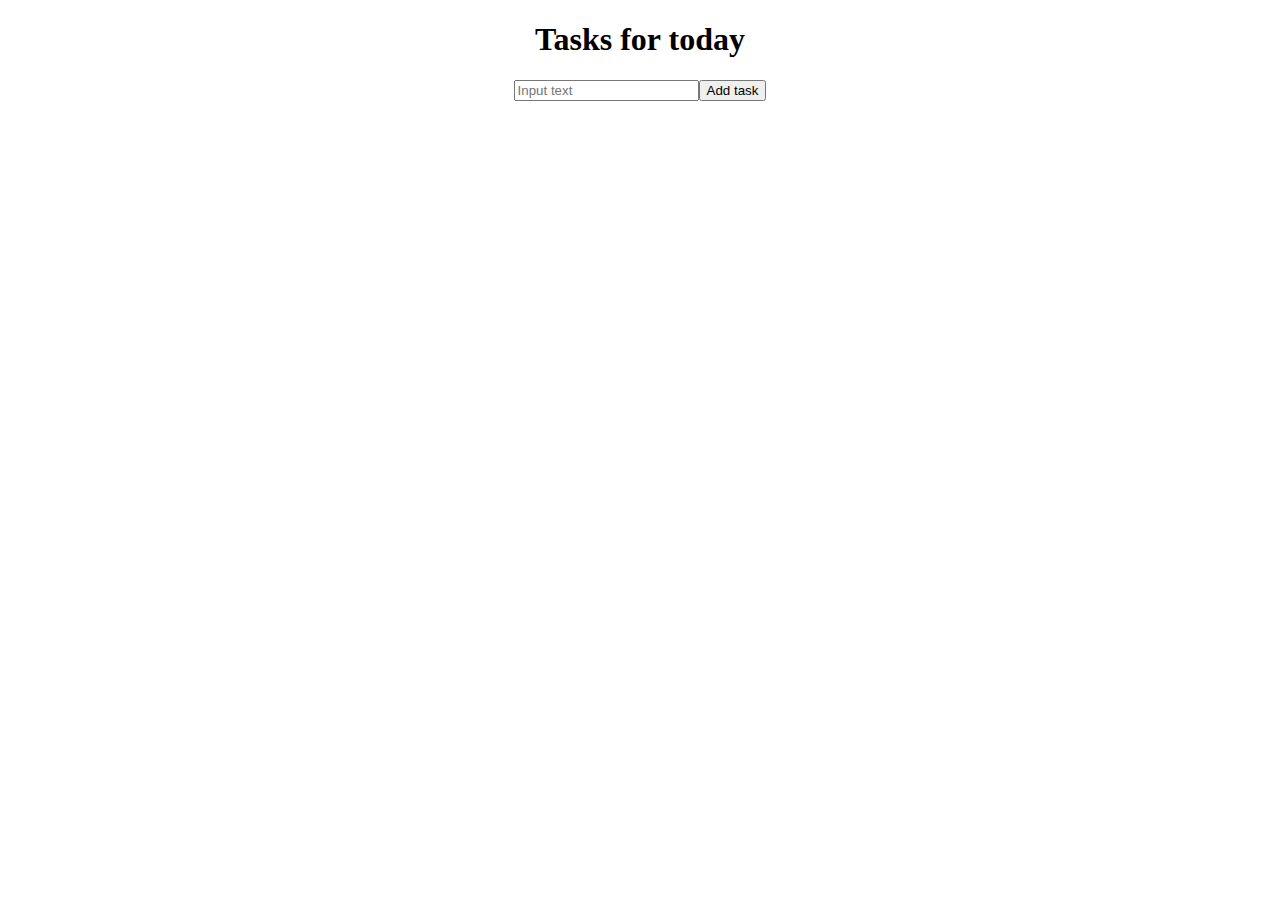
<file: Day 11/index.html>
<!DOCTYPE html>
<html lang="en">
<head>
    <meta charset="UTF-8">
    <meta http-equiv="X-UA-Compatible" content="IE=edge">
    <meta name="viewport" content="width=device-width, initial-scale=1.0">
    <title>Day 11 | To Do List + PHP</title>
    <link rel="stylesheet" href="style.css">
</head>
<body>
    <div class="wrapper">
        <h1>Tasks for today</h1>

        <form class="taskCreation" name="taskCreation" action="http://web.local$api-name=todolist" method="post">
            <input name="taskName" type="text" placeholder="Input text" id="newTask" autocomplete="off" />
            <!-- <input name="taskId" type="hidden" id="saveIndex"/> -->
            <button id="addTask" type="submit">Add task</button>
            <button id="saveToDo" style="display: none;">Save task</button>
        </form>

        <!-- Local storage js  -->

        <!-- <div class="taskCreation">
            <input type="text" placeholder="Input text" id="newTask" autocomplete="off"/>
            <input type="hidden" id="saveIndex"/>
            <button id="addTask">Add task</button>
            <button id="saveToDo" style="display: none;">Save task</button>
        </div> -->
        <div class="tasks" id="taskBox">
            <!-- <div class="newTask">Test task</div>
            <button id="modifyTask" >Modify</button>
            <button id="deleteTask" >Delete</button> -->
        </div>
    </div>
</body>
<!-- <script src="script.js"></script> -->
</html>
</file>
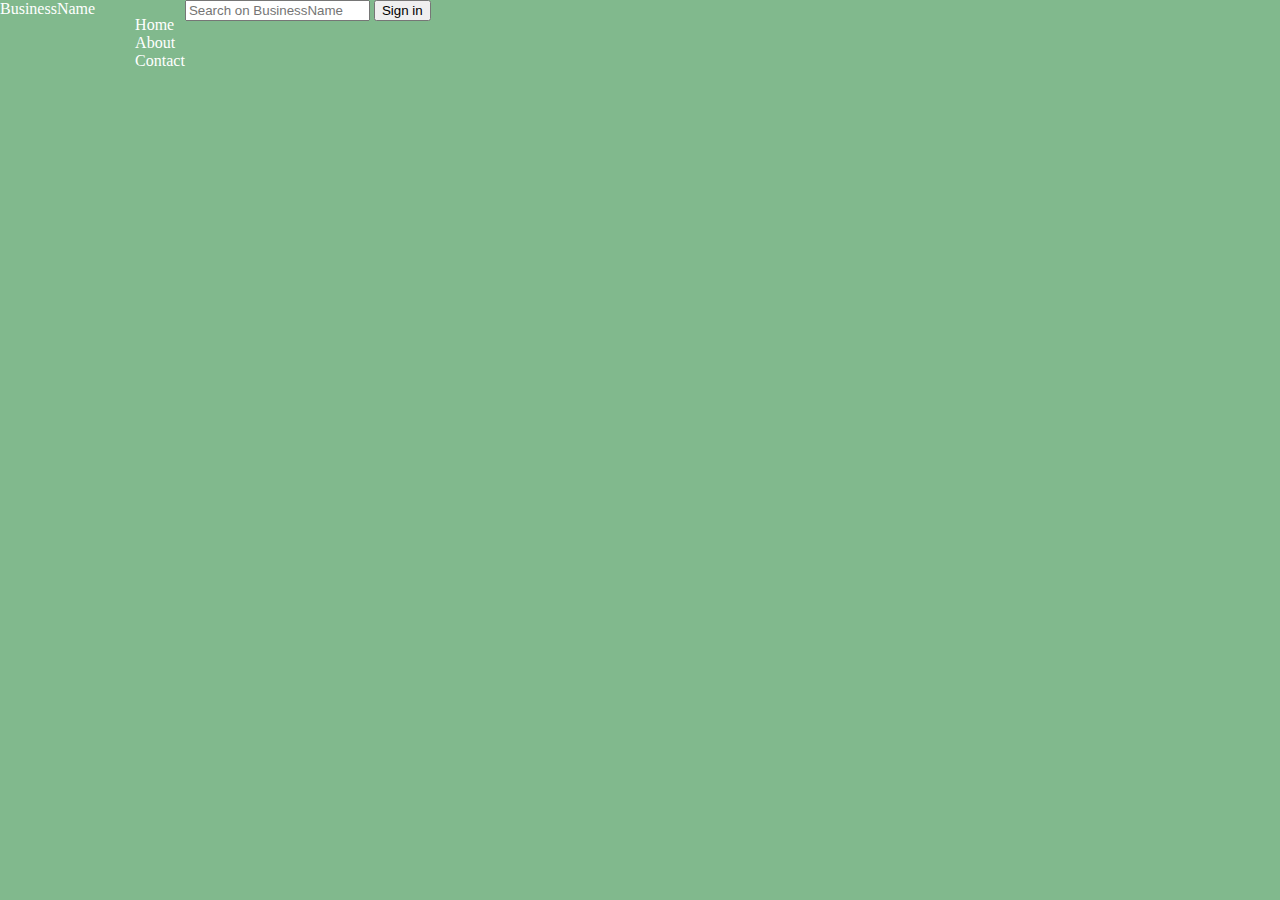
<file: Day 2/index.html>
<!DOCTYPE html>
<html>

<head>
    <link href="style.css" rel="stylesheet">
    <title>Day 1</title>
</head>
<body>
    <div class="top-navigation">
        <a href="" class="BusinessName">BusinessName</a>
        <ul>
            <li><a href="" class="">Home</a></li>
            <li><a href="" class="">About</a></li>
            <li><a href="" class="">Contact</a></li>
        </ul>
        <form>
            <input type="text" placeholder="Search on BusinessName">
            <button>Sign in</button>
        </form>
    </div>
    <div class="content-wrapper">
        <!-- <div class="content-text">
            <h1>Learn HTML by replicating this design</h1>
            <p>Use tags in order to struture </p>
            <p>Start now</p>
        </div>
        <div class="content-img">

        </div> -->

        <!-- <div class="card">
            <img src="">
            <div class="card-content">
                <h4>Title</h4>
                <p>This pahrameter</p>
                <button type="button">
                    Learn
                </button>
            </div>
        </div>

        <div class="card">
            <img src="">
            <div class="card-content">
                <h4>Title</h4>
                <p>This pahrameter</p>
                <button type="button">
                    Learn
                </button>
            </div>
        </div>

        <div class="card">
            <img src="">
            <div class="card-content">
                <h4>Title</h4>
                <p>This pahrameter</p>
                <button type="button">
                    Learn
                </button>
            </div>
        </div>

        <div class="card">
            <img src="">
            <div class="card-content">
                <h4>Title</h4>
                <p>This pahrameter</p>
                <button type="button">
                    Learn
                </button>
            </div>
        </div>

        <div class="card">
            <img src="">
            <div class="card-content">
                <h4>Title</h4>
                <p>This pahrameter</p>
                <button type="button">
                    Learn
                </button>
            </div>
        </div>

        <div class="card">
            <img src="">
            <div class="card-content">
                <h4>Title</h4>
                <p>This pahrameter</p>
                <button type="button">
                    Learn
                </button>
            </div>
        </div> -->
    </div>
    
</body>



</html>
</file>
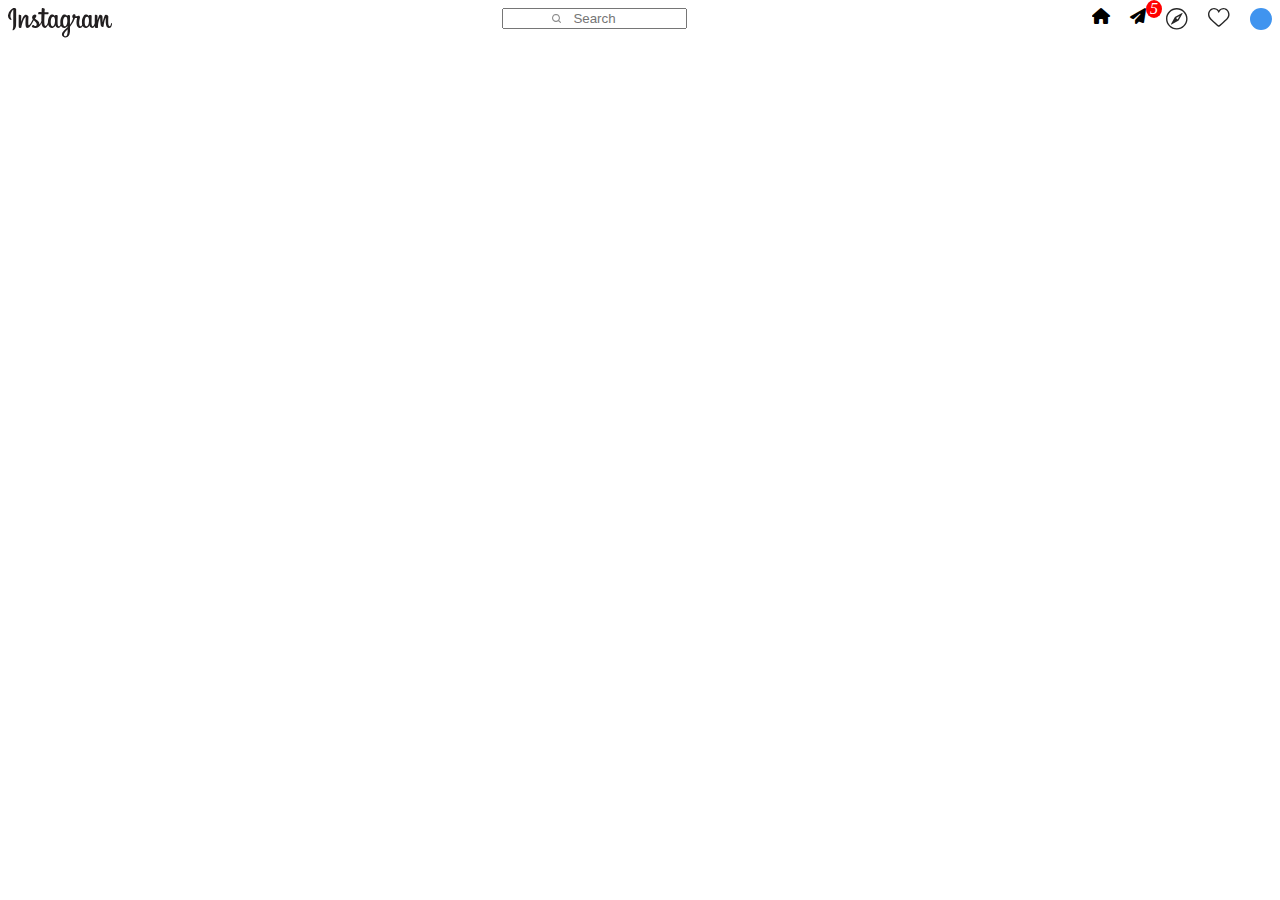
<file: Day 3/index.html>
<!DOCTYPE html>
<html lang="en">
<head>
    <meta charset="UTF-8">
    <meta http-equiv="X-UA-Compatible" content="IE=edge">
    <meta name="viewport" content="width=device-width, initial-scale=1.0">
    <title>Day 3</title>
    <link rel="stylesheet" href="style.css">
    <link rel="stylesheet" href="https://cdnjs.cloudflare.com/ajax/libs/font-awesome/6.1.2/css/all.min.css">
</head>
<body>
    <nav>
        <div class="wrapper">
            <img src="igicons/ig.svg">
            <form>
                <input name="search" type="input" placeholder="Search" class="search"></input>
            </form>
            <i class="icons">
                <!-- <svg width="22" height="22" viewBox="0 0 22 22" fill="none" xmlns="http://www.w3.org/2000/svg">
                    <path d="M21.2126 22H13.8863C13.5033 22 13.1681 21.6795 13.1681 21.3132V15.6816C13.1681 14.4912 12.2104 13.5754 10.9654 13.5754C9.72044 13.5754 8.76276 14.4912 8.76276 15.6816V21.3132C8.76276 21.6795 8.42757 22 8.0445 22H0.718259C0.335187 22 0 21.6795 0 21.3132V10.5536C0 10.3704 0.0957678 10.1873 0.191536 10.0499L10.4866 0.206035C10.7739 -0.0686785 11.2048 -0.0686785 11.4921 0.206035L21.7872 10.0499C21.9787 10.2331 22.0745 10.5536 21.9308 10.7825C21.9308 10.8283 21.883 10.8283 21.883 10.8741V21.3132C21.9308 21.6795 21.5956 22 21.2126 22ZM14.6046 20.6264H20.4943V10.7367L11.0133 1.67118L1.43652 10.8283V20.6264H7.32624V15.6816C7.32624 13.7128 8.90641 12.2019 10.9654 12.2019C13.0244 12.2019 14.6046 13.7128 14.6046 15.6816V20.6264Z" fill="#262626"/>
                </svg>     -->
                <i class="fa-solid fa-house"></i>
                <div class="messages">
                    <!-- <svg width="22" height="19" viewBox="0 0 22 19" fill="none" xmlns="http://www.w3.org/2000/svg">
                        <path d="M21.0766 0H0.451594C0.0390941 0 -0.144239 0.504167 0.130761 0.779167L7.46409 8.02083L9.98493 18.4708C10.0766 18.8833 10.6266 18.9292 10.8099 18.6083L21.4891 0.6875C21.6724 0.366667 21.4433 0 21.0766 0ZM2.69743 1.375H18.0516L8.51826 6.64583C8.33493 6.7375 8.10576 6.69167 7.96826 6.55417L2.69743 1.375ZM10.8099 15.95L8.97659 8.34167C8.93076 8.15833 9.02243 7.92917 9.20576 7.8375L18.7849 2.52083L10.8099 15.95Z" fill="#262626"/>
                    </svg> -->
                    <i class="fa-solid fa-paper-plane"></i>
                </div>

                <svg width="22" height="22" viewBox="0 0 22 22" fill="none" xmlns="http://www.w3.org/2000/svg">
                    <path fill-rule="evenodd" clip-rule="evenodd" d="M10.7708 0C16.7292 0 21.5417 4.8125 21.5417 10.7708C21.5417 16.7292 16.7292 21.5417 10.7708 21.5417C4.8125 21.5417 0 16.7292 0 10.7708C0 4.8125 4.8125 0 10.7708 0ZM10.7708 20.1667C15.95 20.1667 20.1667 15.95 20.1667 10.7708C20.1667 5.59167 15.95 1.375 10.7708 1.375C5.59167 1.375 1.375 5.59167 1.375 10.7708C1.375 15.95 5.59167 20.1667 10.7708 20.1667ZM8.75417 9.30417C8.89167 9.075 9.075 8.89167 9.30417 8.75417L16.0875 5.04167C16.225 4.99583 16.3625 4.99583 16.4542 5.0875C16.5458 5.17917 16.5917 5.31667 16.5 5.45417L12.7875 12.2375C12.65 12.4667 12.4667 12.65 12.2375 12.7875L5.45417 16.5C5.31667 16.5458 5.17917 16.5458 5.0875 16.4542C4.99583 16.3625 4.95 16.225 5.04167 16.0875L8.75417 9.30417ZM11.5958 11.5958L13.5667 8.02083L9.99167 9.99167L11.5958 11.5958Z" fill="#262626"/>
                </svg>

                <svg width="22" height="19" viewBox="0 0 22 19" fill="none" xmlns="http://www.w3.org/2000/svg">
                    <path fill-rule="evenodd" clip-rule="evenodd" d="M15.4917 0C12.2375 0 10.7708 2.42917 10.7708 2.42917C10.7708 2.42917 9.30417 0 6.05 0C2.70417 0 0 2.93333 0 6.55417C0 10.175 2.79583 12.2375 5.59167 14.7125C9.80833 18.4708 10.0833 18.7917 10.7708 18.7917C11.4583 18.7917 11.7333 18.4708 15.95 14.7125C18.7917 12.1917 21.5417 10.1292 21.5417 6.55417C21.5417 2.93333 18.8375 0 15.4917 0ZM15.0333 13.6583C12.5583 15.8583 11.2292 17.0958 10.7708 17.3708C10.3125 17.05 8.6625 15.5833 6.50833 13.6583C3.9875 11.4125 1.375 9.53333 1.375 6.50833C1.375 3.66667 3.48333 1.32917 6.05 1.32917C7.92917 1.32917 8.9375 2.24583 9.67083 3.25417C11.3208 5.59167 10.2208 5.59167 11.8708 3.25417C12.6042 2.24583 13.6125 1.32917 15.4917 1.32917C18.0583 1.32917 20.1667 3.66667 20.1667 6.50833C20.1667 9.57917 17.5542 11.4583 15.0333 13.6583Z" fill="#262626"/>
                </svg>
                    
                <svg width="22" height="22" viewBox="0 0 22 22" fill="none" xmlns="http://www.w3.org/2000/svg">
                    <circle cx="11" cy="11" r="11" fill="#4094EF"/>
                </svg>
            </i>
            
        </div>
    </nav>
</body>
</html>
</file>
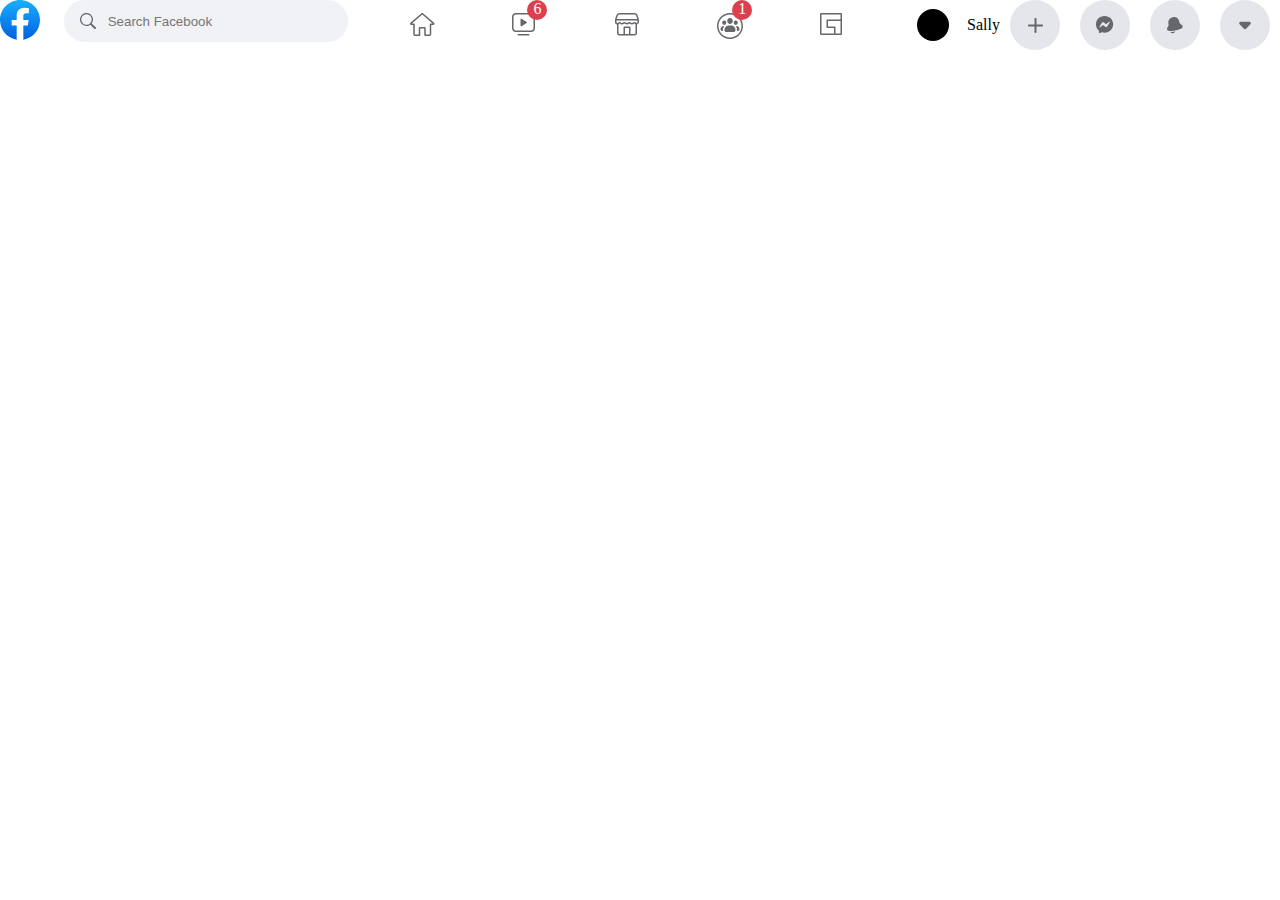
<file: Day 4/index.html>
<!DOCTYPE html>
<html lang="en">
<head>
    <meta charset="UTF-8">
    <meta http-equiv="X-UA-Compatible" content="IE=edge">
    <meta name="viewport" content="width=device-width, initial-scale=1.0">
    <title>Day 4</title>
    <link rel="stylesheet" href="style.css">
</head>
<body>
    <div class="wrapper-navigation">
        <nav class="">
            <a href="">
                <svg width="40" height="40" viewBox="0 0 40 40" fill="none" xmlns="http://www.w3.org/2000/svg">
                    <path d="M16.6667 39.7778C7.22222 38.1111 0 29.8889 0 20C0 9 9 0 20 0C31 0 40 9 40 20C40 29.8889 32.7778 38.1111 23.3333 39.7778L22.2222 38.8889H17.7778L16.6667 39.7778Z" fill="url(#paint0_linear_1_34)"/>
                    <path d="M27.7778 25.5555L28.6667 20H23.3334V16.1111C23.3334 14.5555 23.8889 13.3333 26.3334 13.3333H28.8889V8.22222C27.4445 7.99999 25.8889 7.77777 24.4445 7.77777C19.8889 7.77777 16.6667 10.5555 16.6667 15.5555V20H11.6667V25.5555H16.6667V39.6667C17.7778 39.8889 18.8889 40 20 40C21.1111 40 22.2222 39.8889 23.3334 39.6667V25.5555H27.7778Z" fill="white"/>
                    <defs>
                    <linearGradient id="paint0_linear_1_34" x1="20" y1="38.6156" x2="20" y2="0" gradientUnits="userSpaceOnUse">
                    <stop stop-color="#0062E0"/>
                    <stop offset="1" stop-color="#19AFFF"/>
                    </linearGradient>
                    </defs>
                </svg>
            </a>

            <form>
                <input name="search" type="input" placeholder="Search Facebook" class="search"/>
            </form>

            <div class="mid-icons">
                <a href="" class="">
                    <svg width="25" height="23" viewBox="0 0 25 23" fill="none" xmlns="http://www.w3.org/2000/svg">
                        <path d="M15.7511 21.458H19.5011C19.6371 21.458 19.7511 21.343 19.7511 21.208V11.458C19.7511 10.906 20.2001 10.458 20.7511 10.458H22.5811L12.2681 1.525L1.92309 10.458H3.75109C4.30309 10.458 4.75109 10.906 4.75109 11.458V21.208C4.75109 21.343 4.86609 21.458 5.00109 21.458H8.75109V15.208C8.75109 14.519 9.31209 13.958 10.0011 13.958H14.5011C15.1901 13.958 15.7511 14.519 15.7511 15.208V21.458ZM19.5011 22.958H15.2511C14.6991 22.958 14.2511 22.51 14.2511 21.958V15.806C14.2511 15.614 14.0951 15.458 13.9031 15.458H10.5991C10.4071 15.458 10.2511 15.614 10.2511 15.806V21.958C10.2511 22.51 9.80309 22.958 9.25109 22.958H5.00109C4.03509 22.958 3.25109 22.174 3.25109 21.208V11.958H1.32009C0.818092 11.958 0.330092 11.694 0.119092 11.238C-0.118908 10.724 0.0080924 10.137 0.426092 9.769L11.2521 0.391C11.4991 0.154 11.8591 0.006 12.2401 0C12.6431 0.006 13.0041 0.154 13.2781 0.416L24.0721 9.765C24.0741 9.767 24.0751 9.768 24.0761 9.769C24.4951 10.137 24.6221 10.724 24.3841 11.238C24.1721 11.694 23.6851 11.958 23.1821 11.958H21.2511V21.208C21.2511 22.174 20.4681 22.958 19.5011 22.958Z" fill="#66676B"/>
                    </svg>
                </a>
                <a href="" class="videos">
                    <svg width="23" height="23" viewBox="0 0 23 23" fill="none" xmlns="http://www.w3.org/2000/svg">
                        <path d="M6.25 22.5C5.836 22.5 5.5 22.164 5.5 21.75C5.5 21.336 5.836 21 6.25 21H16.75C17.164 21 17.5 21.336 17.5 21.75C17.5 22.164 17.164 22.5 16.75 22.5H6.25ZM14.663 10.096L9.555 13.173C9.091 13.452 8.5 13.119 8.5 12.577V6.422C8.5 5.881 9.091 5.547 9.555 5.826L14.663 8.904C15.112 9.174 15.112 9.825 14.663 10.096ZM19.25 17.5C20.492 17.5 21.5 16.492 21.5 15.25V3.75C21.5 2.508 20.492 1.5 19.25 1.5H3.75C2.508 1.5 1.5 2.508 1.5 3.75V15.25C1.5 16.492 2.508 17.5 3.75 17.5H19.25ZM19.25 19H3.75C1.679 19 0 17.321 0 15.25V3.75C0 1.679 1.679 0 3.75 0H19.25C21.321 0 23 1.679 23 3.75V15.25C23 17.321 21.321 19 19.25 19Z" fill="#66676B"/>
                    </svg>  
                </a>
                <a href="" class="">
                    <svg width="24" height="23" viewBox="0 0 24 23" fill="none" xmlns="http://www.w3.org/2000/svg">
                        <path d="M15.5 21H19.75C20.164 21 20.5 20.664 20.5 20.25V11.25H20.531C20.364 11.167 20.206 11.065 20.061 10.944L19.66 10.609C19.567 10.533 19.433 10.533 19.34 10.61L19.176 10.747C18.591 11.233 17.855 11.5 17.095 11.5H16.869C16.114 11.5 15.382 11.237 14.8 10.756L14.616 10.604C14.523 10.528 14.39 10.528 14.298 10.604L14.113 10.757C13.53 11.237 12.798 11.5 12.044 11.5H11.907C11.162 11.5 10.439 11.244 9.861 10.775L9.645 10.6C9.552 10.525 9.419 10.526 9.328 10.602L9.155 10.747C8.57 11.234 7.834 11.5 7.074 11.5H6.896C6.143 11.5 5.414 11.239 4.832 10.761L4.638 10.601C4.545 10.525 4.413 10.525 4.32 10.601L3.849 10.989C3.726 11.09 3.592 11.178 3.452 11.25H3.5V20.25C3.5 20.664 3.836 21 4.25 21H8.5V14.75C8.5 14.06 9.06 13.5 9.75 13.5H14.25C14.94 13.5 15.5 14.06 15.5 14.75V21ZM1.673 6H22.327C22.3 5.91 22.271 5.821 22.238 5.733L21.087 2.605C20.823 1.938 20.178 1.5 19.461 1.5H4.54C3.822 1.5 3.177 1.938 2.919 2.588L1.762 5.733C1.729 5.821 1.7 5.91 1.673 6ZM22.5 7.5H1.5V9.25C1.5 9.664 1.836 10 2.25 10H2.421C2.595 10 2.763 9.94 2.897 9.83L3.368 9.443C4.013 8.912 4.945 8.912 5.59 9.443L5.784 9.602C6.097 9.859 6.49 10 6.896 10H7.074C7.483 10 7.88 9.857 8.194 9.595L8.368 9.45C9.01 8.915 9.941 8.909 10.589 9.435L10.805 9.609C11.117 9.862 11.506 10 11.907 10H12.044C12.45 10 12.844 9.858 13.158 9.6L13.343 9.447C13.989 8.913 14.924 8.913 15.571 9.447L15.755 9.6C16.068 9.858 16.462 10 16.869 10H17.095C17.504 10 17.901 9.856 18.216 9.594L18.38 9.458C19.028 8.916 19.972 8.916 20.62 9.457L21.022 9.792C21.183 9.926 21.387 10 21.598 10C22.097 10 22.5 9.597 22.5 9.1V7.5ZM22 11.467V20.25C22 21.493 20.993 22.5 19.75 22.5H4.25C3.007 22.5 2 21.493 2 20.25V11.486C0.875 11.362 0 10.408 0 9.25V7.201C0 6.522 0.12 5.85 0.354 5.214L1.518 2.052C2.01 0.813 3.207 0 4.54 0H19.461C20.793 0 21.99 0.813 22.488 2.069L23.646 5.214C23.88 5.85 24 6.522 24 7.201V9.1C24 10.289 23.135 11.276 22 11.467ZM14 21V15H10V21H14Z" fill="#66676B"/>
                    </svg>                        
                </a>
                <a href="" class="social">
                    <svg width="26" height="26" viewBox="0 0 26 26" fill="none" xmlns="http://www.w3.org/2000/svg">
                        <path d="M24.5 13C24.5 6.649 19.351 1.5 13 1.5C6.649 1.5 1.5 6.649 1.5 13C1.5 19.351 6.649 24.5 13 24.5C19.351 24.5 24.5 19.351 24.5 13ZM26 13C26 20.18 20.18 26 13 26C5.82 26 0 20.18 0 13C0 5.82 5.82 0 13 0C20.18 0 26 5.82 26 13ZM6.479 13H6.631C6.933 13 7.102 13.338 6.934 13.591C6.334 14.491 5.983 15.568 5.983 16.724V17.221C5.983 17.342 5.99 17.461 6.004 17.578C6.03 17.802 5.862 18 5.637 18H5.123C4.228 18 3.5 17.25 3.5 16.327C3.5 14.492 4.727 13 6.479 13ZM19.521 13C21.274 13 22.5 14.492 22.5 16.327C22.5 17.25 21.772 18 20.878 18H20.364C20.139 18 19.97 17.802 19.997 17.578C20.01 17.461 20.017 17.342 20.017 17.221V16.724C20.017 15.568 19.667 14.491 19.067 13.591C18.899 13.338 19.067 13 19.369 13H19.521ZM7.25 12C6.147 12 5.25 10.991 5.25 9.75C5.25 8.384 6.035 7.5 7.25 7.5C8.465 7.5 9.25 8.384 9.25 9.75C9.25 10.991 8.353 12 7.25 12ZM18.75 12C17.647 12 16.75 10.991 16.75 9.75C16.75 8.384 17.535 7.5 18.75 7.5C19.965 7.5 20.75 8.384 20.75 9.75C20.75 10.991 19.853 12 18.75 12ZM14.172 12.5C16.558 12.5 18.5 14.395 18.5 16.724V17.221C18.5 18.202 17.683 19 16.677 19H9.323C8.317 19 7.5 18.202 7.5 17.221V16.724C7.5 14.395 9.441 12.5 11.828 12.5H14.172ZM15.75 8C15.75 9.655 14.517 11 13 11C11.484 11 10.25 9.655 10.25 8C10.25 6.15 11.304 5 13 5C14.697 5 15.75 6.15 15.75 8Z" fill="#66676B"/>
                    </svg>
                </a>
                <a href="" class="">
                    <svg width="22" height="22" viewBox="0 0 22 22" fill="none" xmlns="http://www.w3.org/2000/svg">
                        <path d="M20.5 6.5H7.25C7.05109 6.5 6.86032 6.57902 6.71967 6.71967C6.57902 6.86032 6.5 7.05109 6.5 7.25V14.25C6.5 14.664 6.836 15 7.25 15H14V20.5H1.5V1.5H20.5V6.5ZM20.5 20.5H15.5V14.25C15.5 14.0511 15.421 13.8603 15.2803 13.7197C15.1397 13.579 14.9489 13.5 14.75 13.5H8V8H20.5V20.5ZM22 20.75V1.25C22 0.561 21.439 0 20.75 0H1.25C0.561 0 0 0.561 0 1.25V20.75C0 21.439 0.561 22 1.25 22H20.75C21.439 22 22 21.439 22 20.75Z" fill="#66676B"/>
                    </svg>
                </a>
            </div>
            <div class="right-icons-wrapper">
                <div class="right-icons">
                    <span class="user-icon"></span>
                    <a class="user-name">Sally</a>
                    <span>
                        <svg width="15" height="15" viewBox="0 0 15 15" fill="none" xmlns="http://www.w3.org/2000/svg">
                            <path fill-rule="evenodd" clip-rule="evenodd" d="M7.5 0C6.94772 0 6.5 0.447715 6.5 1V6.5H1C0.447715 6.5 0 6.94771 0 7.5C0 8.05228 0.447715 8.5 1 8.5H6.5V14C6.5 14.5523 6.94772 15 7.5 15C8.05229 15 8.5 14.5523 8.5 14V8.5H14C14.5523 8.5 15 8.05229 15 7.5C15 6.94772 14.5523 6.5 14 6.5H8.5V1C8.5 0.447715 8.05229 0 7.5 0Z" fill="#66676B"/>
                        </svg>
                    </span>
                    <span>
                        <svg width="18" height="18" viewBox="0 0 18 18" fill="none" xmlns="http://www.w3.org/2000/svg">
                            <path d="M8.57212 0C13.4007 0 17.1435 3.53714 17.1435 8.31429C17.1435 13.0914 13.4007 16.6286 8.57212 16.6286C7.73396 16.6305 6.89934 16.5198 6.09069 16.2993C5.93877 16.2573 5.777 16.2692 5.63283 16.3329L3.92926 17.0836C3.82646 17.1289 3.71411 17.1482 3.60207 17.14C3.49003 17.1317 3.38173 17.0961 3.28667 17.0362C3.19161 16.9764 3.1127 16.8941 3.05686 16.7966C3.00102 16.6991 2.96996 16.5894 2.96641 16.4771L2.91998 14.9529C2.91683 14.8601 2.89481 14.7689 2.85527 14.6849C2.81572 14.6009 2.75948 14.5258 2.68998 14.4643C1.82998 13.6895 1.14523 12.7401 0.681464 11.6796C0.217701 10.619 -0.0143919 9.47171 0.000690691 8.31429C0.000690691 3.53714 3.74355 0 8.57212 0ZM3.42498 10.7457C3.37404 10.8264 3.35306 10.9224 3.36571 11.017C3.37835 11.1116 3.42382 11.1987 3.49416 11.2632C3.5645 11.3277 3.65526 11.3654 3.75058 11.3698C3.8459 11.3741 3.93973 11.3449 4.01569 11.2871L6.71998 9.23429C6.80935 9.16706 6.91815 9.13071 7.02998 9.13071C7.14181 9.13071 7.25061 9.16706 7.33998 9.23429L9.33998 10.7343C9.48205 10.8405 9.64457 10.9162 9.81732 10.9565C9.99006 10.9969 10.1693 11.0011 10.3437 10.9688C10.5181 10.9365 10.684 10.8685 10.8309 10.769C10.9778 10.6695 11.1024 10.5407 11.1971 10.3907L13.715 6.39643C13.7659 6.31574 13.7869 6.21972 13.7742 6.12514C13.7616 6.03056 13.7161 5.94343 13.6458 5.87895C13.5754 5.81448 13.4847 5.77676 13.3894 5.77238C13.2941 5.768 13.2002 5.79724 13.1243 5.855L10.42 7.90786C10.3306 7.97508 10.2218 8.01143 10.11 8.01143C9.99815 8.01143 9.88935 7.97508 9.79998 7.90786L7.79998 6.40786C7.6579 6.30164 7.49538 6.22597 7.32264 6.18562C7.1499 6.14526 6.97067 6.14108 6.79624 6.17335C6.62181 6.20562 6.45594 6.27364 6.30907 6.37312C6.1622 6.47261 6.03751 6.60141 5.94283 6.75143L3.42498 10.7457Z" fill="#66676B"/>
                        </svg>
                    </span>
                    <span>
                        <svg width="16" height="17" viewBox="0 0 16 17" fill="none" xmlns="http://www.w3.org/2000/svg">
                            <path d="M3.48826 14.9551C4.45969 14.9551 6.05684 14.8658 8.21684 14.468C7.84326 15.4837 6.86969 16.2115 5.72612 16.2115C4.77541 16.2115 3.94255 15.708 3.47255 14.9551H3.48826ZM15.6854 9.41367C15.8618 10.3222 15.2247 11.1258 13.7904 11.8037C13.0047 12.1744 11.2576 12.8801 8.37184 13.4415C6.14612 13.8737 4.51541 13.973 3.48898 13.973C3.18398 13.973 2.93184 13.9644 2.73326 13.953C1.15041 13.8622 0.257549 13.3551 0.0811208 12.4465C-0.186736 11.0701 0.236835 10.5387 0.938978 9.65867L1.12398 9.42652C1.59755 8.82581 1.78255 8.23581 1.47969 6.67938C0.801835 3.19367 2.37184 0.811524 5.78612 0.144382C9.20184 -0.514904 11.5504 1.10367 12.2283 4.5901C12.5304 6.14652 12.9233 6.62367 13.5876 7.00295V7.00367L13.8461 7.1501C14.8261 7.70295 15.4176 8.03652 15.6854 9.41367Z" fill="#66676B"/>
                        </svg>
                    </span>
                    <span>
                        <svg width="12" height="9" viewBox="0 0 12 9" fill="none" xmlns="http://www.w3.org/2000/svg">
                            <path d="M7.09034 7.84589C6.49844 8.4724 5.50154 8.4724 4.90964 7.84589L0.596101 3.28012C-0.307594 2.32358 0.370535 0.75 1.68645 0.75L10.3135 0.750001C11.6294 0.750001 12.3076 2.32358 11.4039 3.28012L7.09034 7.84589Z" fill="#66676B"/>
                        </svg>
                    </span>
                </div>
            </div>
        </nav>
    </div>
</body>
</html>
</file>
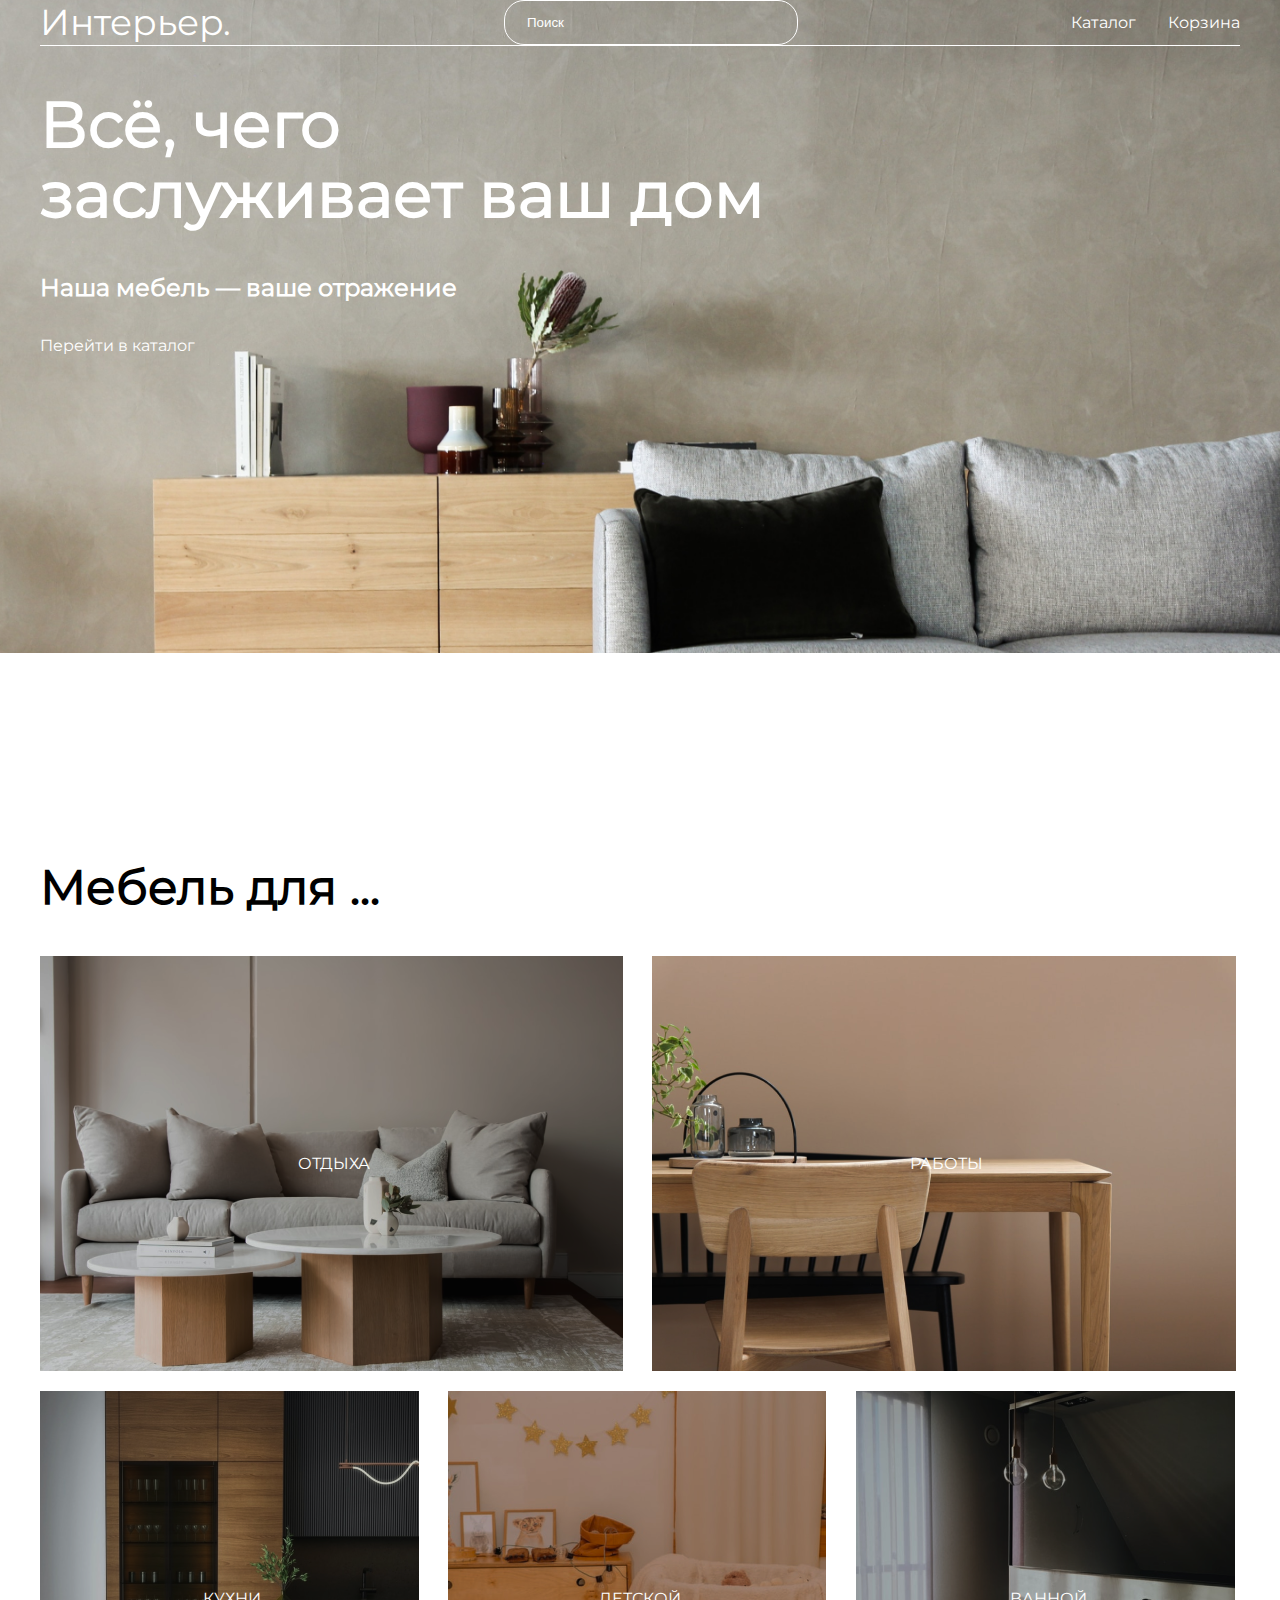
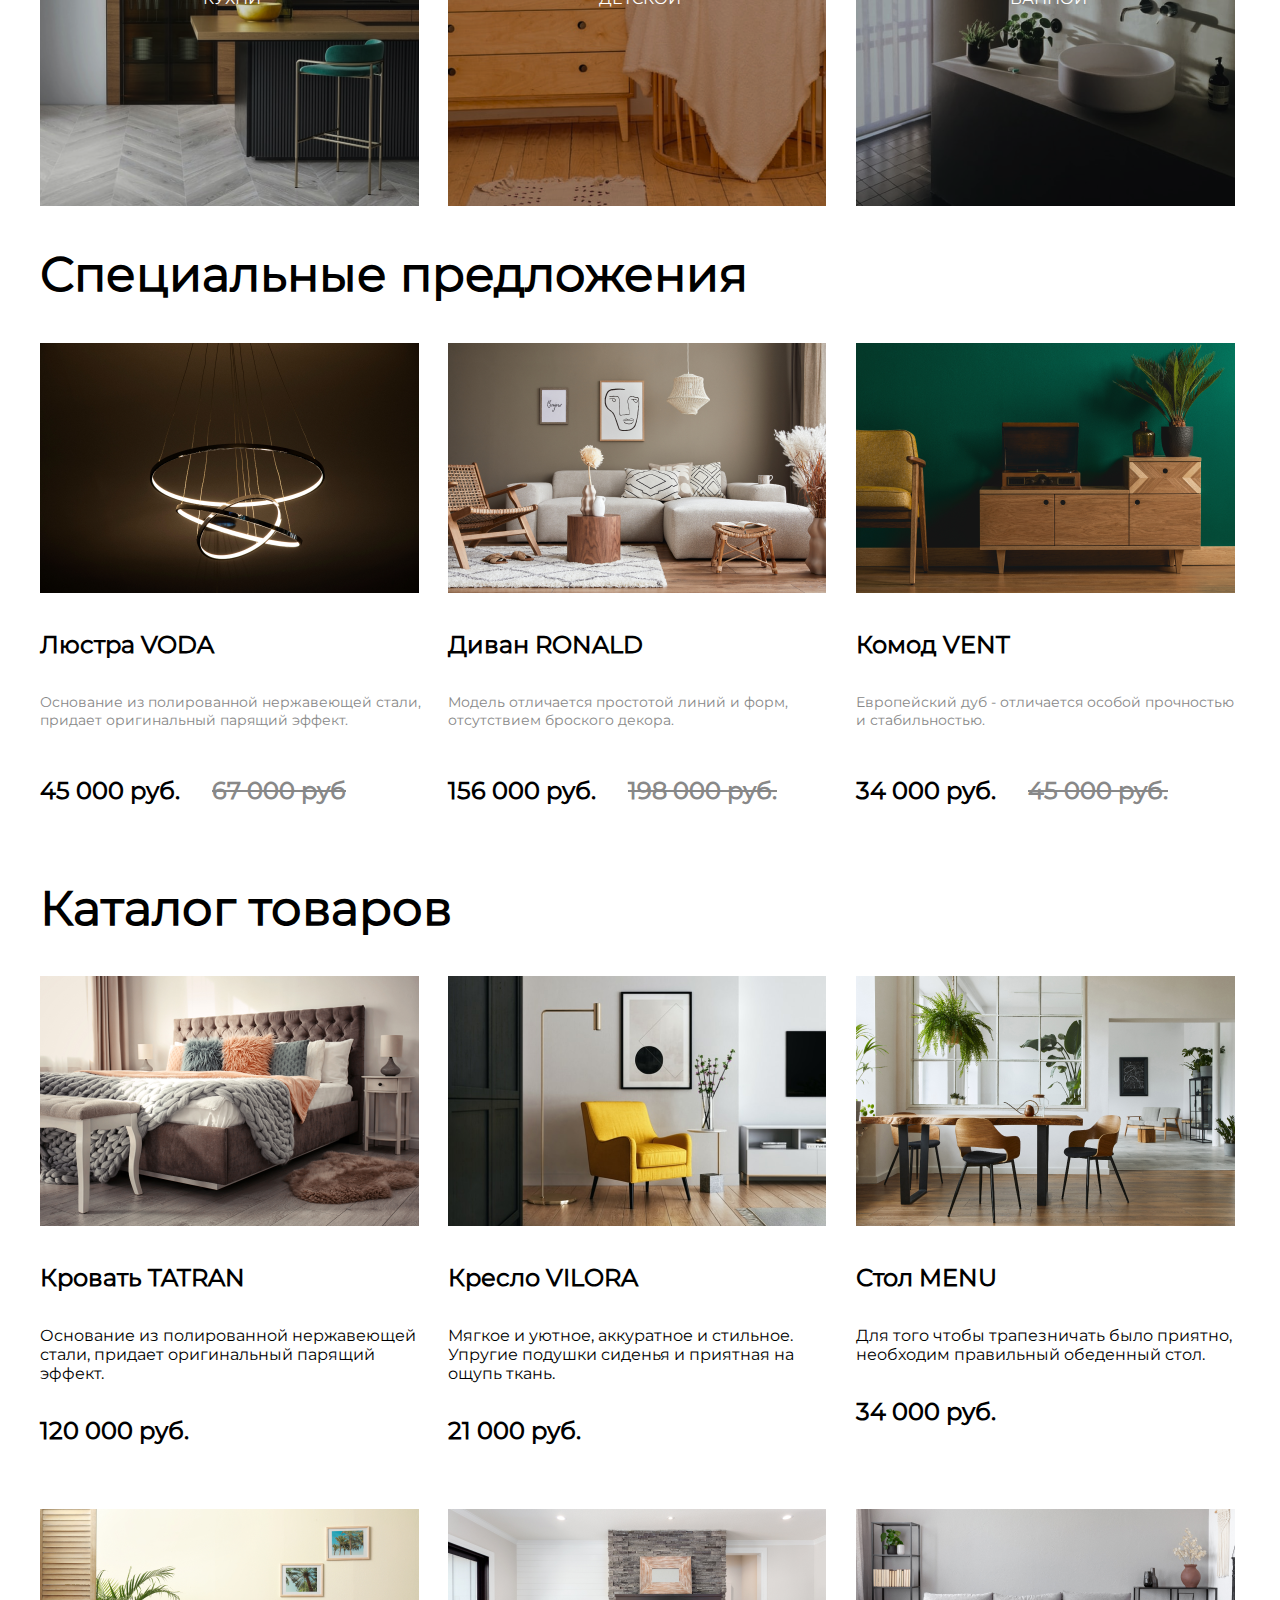
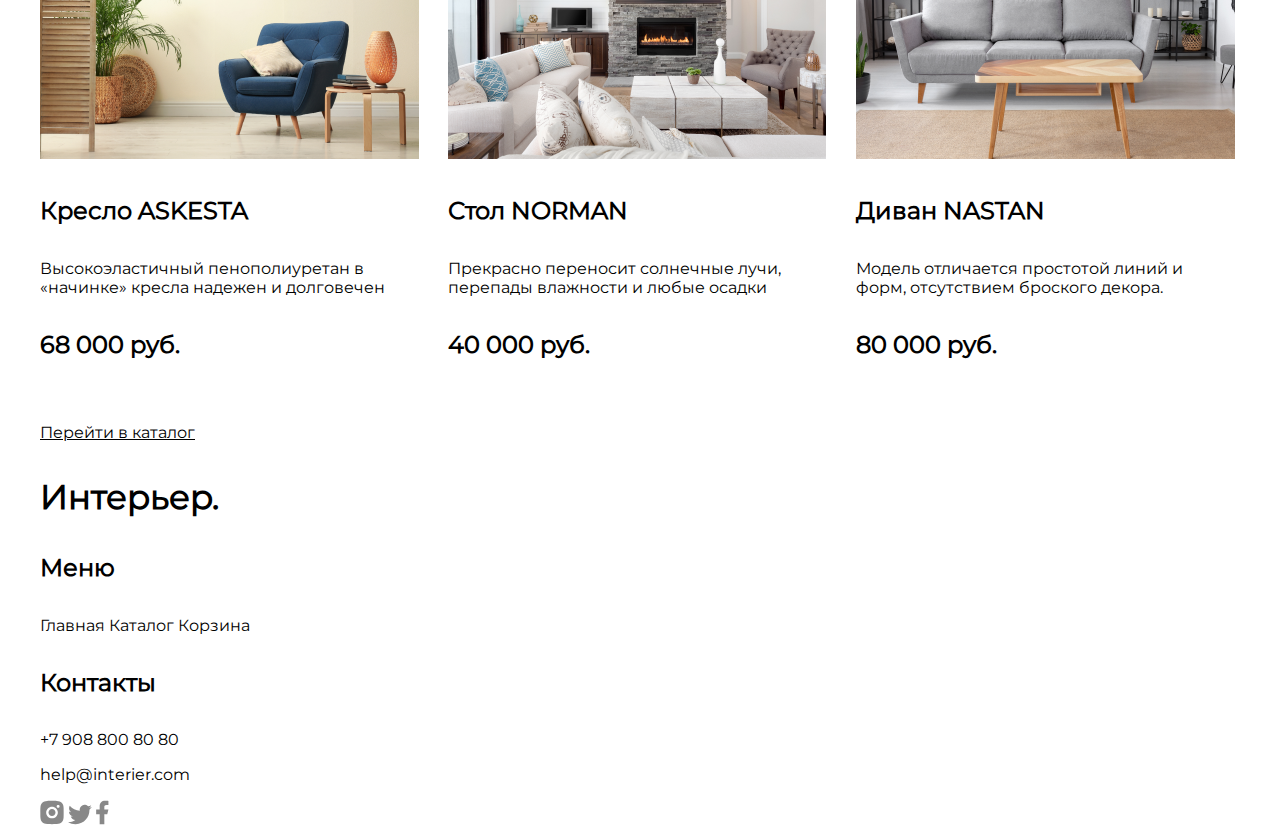
<file: Day 5/index.html>
<!DOCTYPE html>
<html lang="en">
<head>
    <meta charset="UTF-8">
    <meta http-equiv="X-UA-Compatible" content="IE=edge">
    <meta name="viewport" content="width=device-width, initial-scale=1.0">
    <title>Day 5</title>
    <link rel="stylesheet" href="style.css">
</head>
<body>
    <nav class="navigation">
        <a href="" class="page-name">Интерьер.</a>
        <form>
            <input type="text" placeholder="Поиск"/>
        </form>
        <div class="right-navigation">
            <a href="">Каталог</a>
            <a href="">Корзина</a>
        </div>
    </nav>
    <div class="content-wrapper">
        <div class="start-content">
            <h1>Всё, чего <br> заслуживает ваш дом</h1>
            <h4>Наша мебель — ваше отражение</h4>
            <a>Перейти в каталог  </a>
        </div>
        <div class="product-categories">
            <h2>Мебель для ... </h2>

            <div class="categories-wrapper">
                <div class="product-categories-names relax">
                    <a href="">ОТДЫХА</a>
                </div>
                <div class="product-categories-names work">
                    <a href="">РАБОТЫ</a>
                </div>
            </div>
            <div class="categories-wrapper">
                <div class="product-categories-names kitchen">
                    <a href="">КУХНИ</a>
                </div>
                <div class="product-categories-names kids">
                    <a href="">ДЕТСКОЙ</a>
                </div>
                <div class="product-categories-names bath">
                    <a href="">ВАННОЙ</a>
                </div>
            </div>
        </div>
        <div class="specials-wrapper">
            <h2>Специальные предложения </h2>
            <div class="specials">
                <div class="specials-item">
                    <img class="specials-image" src="Assets/backgrounds/specials1.png"/>
                    <h4>Люстра VODA</h4>
                    <p>Основание из полированной нержавеющей стали, придает оригинальный парящий эффект.</p>
                    <div class="specials-prices">
                        <h4 class="special-price">45 000 руб.</h4>
                        <h4 class="old-price">67 000 руб</h4>
                    </div>
                </div>

                <div class="specials-item">
                    <img class="specials-image" src="Assets/backgrounds/specials2.png"/>
                    <h4>Диван RONALD</h4>
                    <p>Модель отличается простотой линий и форм, отсутствием броского декора.</p>
                    <div class="specials-prices">
                        <h4 class="special-price">156 000 руб.</h4>
                        <h4 class="old-price">198 000 руб.</h4>
                    </div>
                </div>

                <div class="specials-item">
                    <img class="specials-image" src="Assets/backgrounds/specials3.png"/>
                    <h4>Комод VENT</h4>
                    <p>Европейский дуб - отличается особой прочностью и стабильностью.</p>
                    <div class="specials-prices">
                        <h4 class="special-price">34 000 руб.</h4>
                        <h4 class="old-price">45 000 руб.</h4>
                    </div>
                </div>
            </div>
        </div>
        <div class="catalog-wrapper">
            <h2>Каталог товаров</h2>
            <div class="catalog">
                <div class="catalog-item">
                    <img class="catalog-image" src="Assets/backgrounds/catalog1.png">
                    <h4>Кровать TATRAN</h4>
                    <p>Основание из полированной нержавеющей стали, придает оригинальный парящий эффект.</p>
                    <h4>120 000 руб.</h4>
                </div>

                <div class="catalog-item">
                    <img class="catalog-image" src="Assets/backgrounds/catalog2.png">
                    <h4>Кресло VILORA</h4>
                    <p>Мягкое и уютное, аккуратное и стильное. Упругие подушки сиденья и приятная на ощупь ткань. </p>
                    <h4>21 000 руб.</h4>
                </div>

                <div class="catalog-item">
                    <img class="catalog-image" src="Assets/backgrounds/catalog3.png">
                    <h4>Стол MENU</h4>
                    <p>Для того чтобы трапезничать было приятно, необходим правильный обеденный стол.</p>
                    <h4>34 000 руб.</h4>
                </div>

                <div class="catalog-item">
                    <img class="catalog-image" src="Assets/backgrounds/catalog4.png">
                    <h4>Кресло ASKESTA</h4>
                    <p>Высокоэластичный пенополиуретан в «начинке» кресла надежен и долговечен</p>
                    <h4>68 000 руб.</h4>
                </div>

                <div class="catalog-item">
                    <img class="catalog-image" src="Assets/backgrounds/catalog5.png">
                    <h4>Стол NORMAN</h4>
                    <p>Прекрасно переносит солнечные лучи, перепады влажности и любые осадки</p>
                    <h4>40 000 руб.</h4>
                </div>

                <div class="catalog-item">
                    <img class="catalog-image" src="Assets/backgrounds/catalog6.png">
                    <h4>Диван NASTAN</h4>
                    <p>Модель отличается простотой линий и форм, отсутствием броского декора. </p>
                    <h4>80 000 руб.</h4>
                </div>
                <a>Перейти в каталог  </a>
            </div>
        </div>
        <div class="footer-wrapper">
            <h3>Интерьер.</h3>
            <div class="footer-menu">
                <h4>Меню</h4>
                <a>Главная</a>
                <a>Каталог</a>
                <a>Корзина</a>
            </div>
            <div class="footer-contacts">
                <h4>Контакты</h4>
                <p>+7 908 800 80 80 </p>
                <p>help@interier.com</p>
                <img class="" src="Assets/icons/ig.svg">
                <img class="" src="Assets/icons/twitter.svg">
                <img class="" src="Assets/icons/facebook.svg">
            </div>
        </div>
    </div>
    
</body>
</html>
</file>
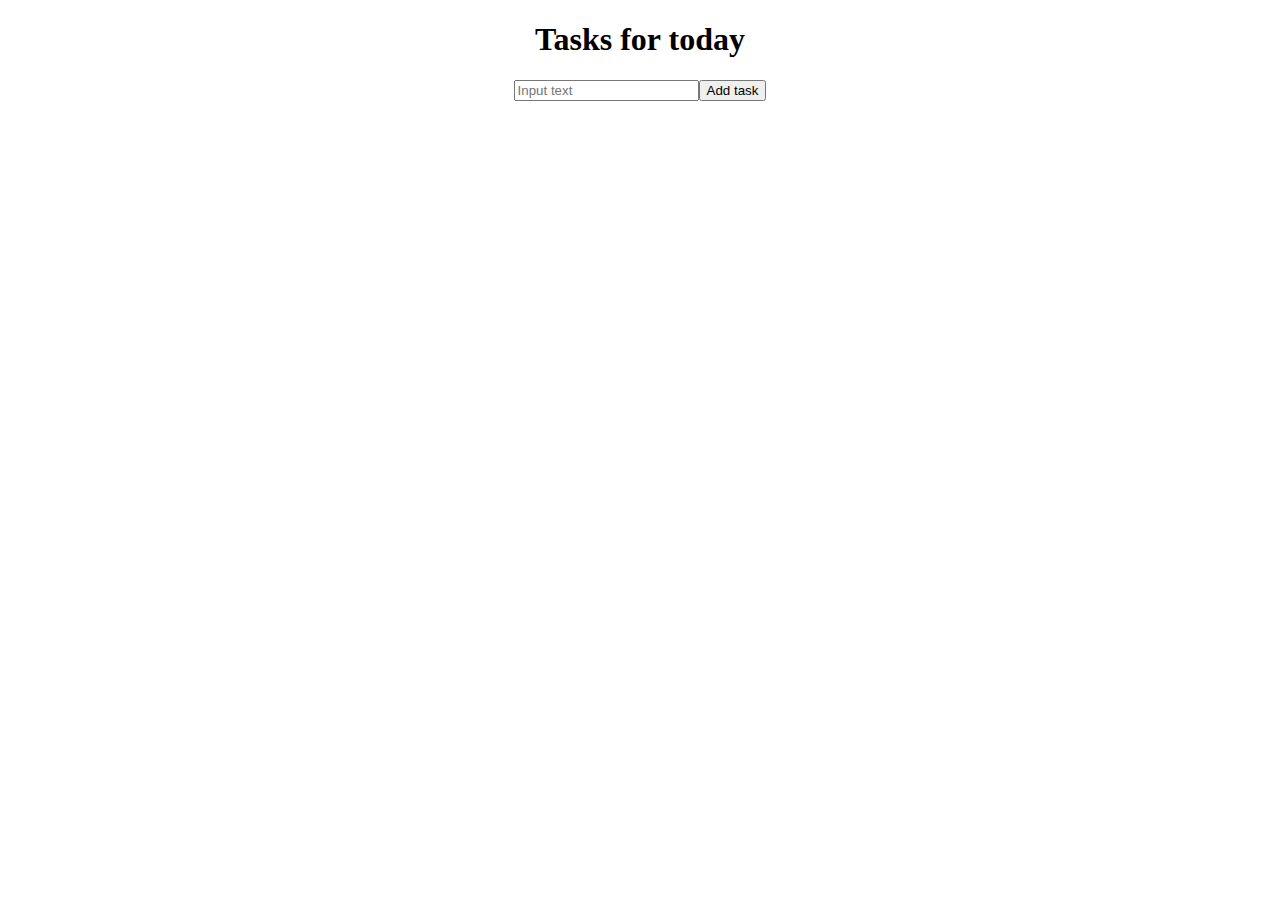
<file: Day 8/index.html>
<!DOCTYPE html>
<html lang="en">
<head>
    <meta charset="UTF-8">
    <meta http-equiv="X-UA-Compatible" content="IE=edge">
    <meta name="viewport" content="width=device-width, initial-scale=1.0">
    <title>Day 8 | To Do List</title>
    <link rel="stylesheet" href="style.css">
</head>
<body>
    <div class="wrapper">
        <h1>Tasks for today</h1>

        <div class="taskCreation">
            <input type="text" placeholder="Input text" id="newTask" autocomplete="off"/>
            <input type="hidden" id="saveIndex"/>
            <button id="addTask">Add task</button>
            <button id="saveToDo" style="display: none;">Save task</button>
        </div>
        <div class="tasks" id="taskBox">
            <!-- <div class="newTask">Test task</div>
            <button id="modifyTask" >Modify</button>
            <button id="deleteTask" >Delete</button> -->
        </div>
    </div>
</body>
<script src="script.js"></script>
</html>
</file>
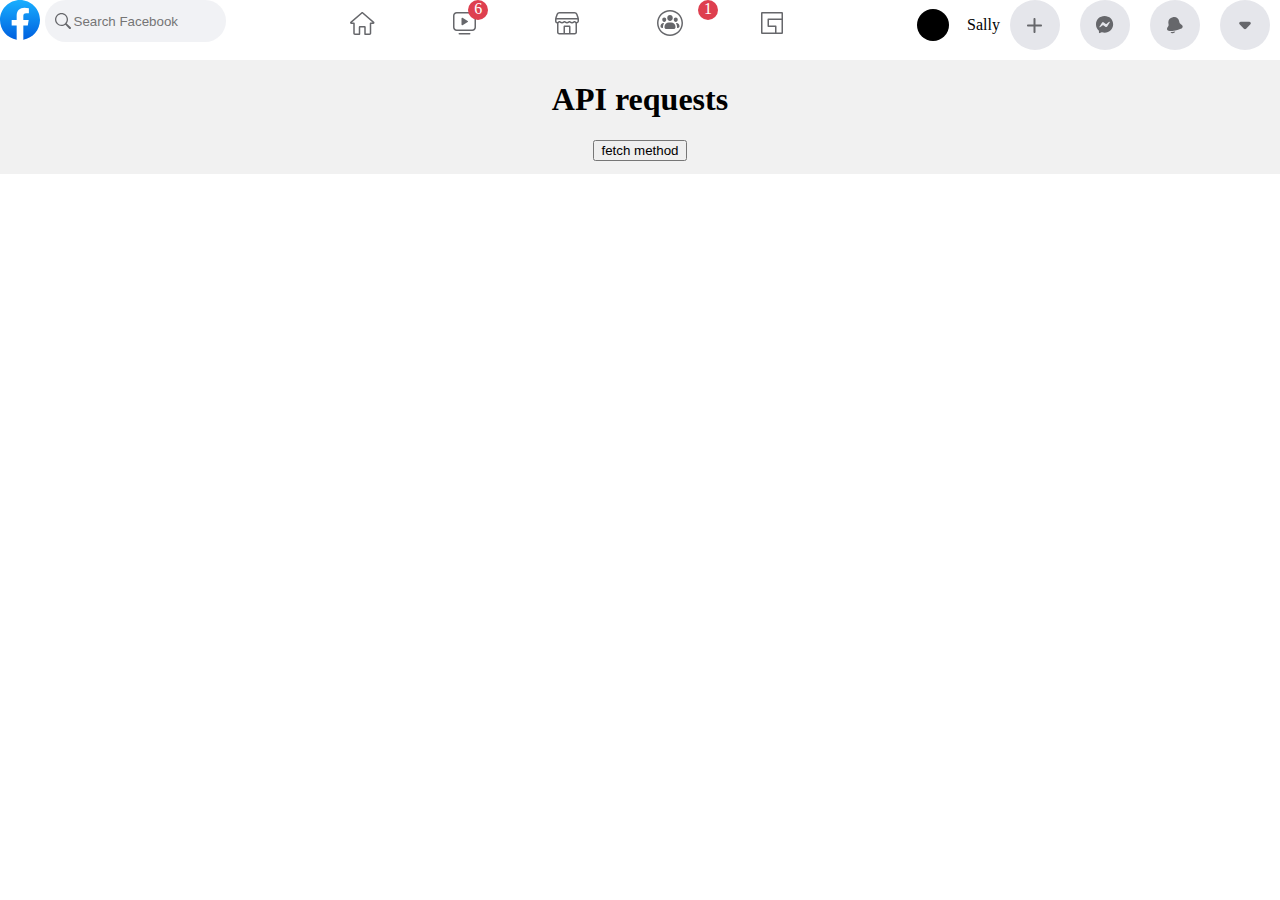
<file: Day 9/index.html>
<!DOCTYPE html>
<html lang="en">
<head>
    <meta charset="UTF-8">
    <meta http-equiv="X-UA-Compatible" content="IE=edge">
    <meta name="viewport" content="width=device-width, initial-scale=1.0">
    <title>Day 9 | API </title>
    <link rel="stylesheet" href="style.css">
</head>
<body>
    <div class="wrapper-navigation">
        <nav class="">
            <div class="left-navigation">
                <a href="">
                    <svg width="40" height="40" viewBox="0 0 40 40" fill="none" xmlns="http://www.w3.org/2000/svg">
                        <path d="M16.6667 39.7778C7.22222 38.1111 0 29.8889 0 20C0 9 9 0 20 0C31 0 40 9 40 20C40 29.8889 32.7778 38.1111 23.3333 39.7778L22.2222 38.8889H17.7778L16.6667 39.7778Z" fill="url(#paint0_linear_1_34)"/>
                        <path d="M27.7778 25.5555L28.6667 20H23.3334V16.1111C23.3334 14.5555 23.8889 13.3333 26.3334 13.3333H28.8889V8.22222C27.4445 7.99999 25.8889 7.77777 24.4445 7.77777C19.8889 7.77777 16.6667 10.5555 16.6667 15.5555V20H11.6667V25.5555H16.6667V39.6667C17.7778 39.8889 18.8889 40 20 40C21.1111 40 22.2222 39.8889 23.3334 39.6667V25.5555H27.7778Z" fill="white"/>
                        <defs>
                        <linearGradient id="paint0_linear_1_34" x1="20" y1="38.6156" x2="20" y2="0" gradientUnits="userSpaceOnUse">
                        <stop stop-color="#0062E0"/>
                        <stop offset="1" stop-color="#19AFFF"/>
                        </linearGradient>
                        </defs>
                    </svg>
                </a>

                <form>
                    <input name="search" type="input" placeholder="Search Facebook" class="search"/>
                </form>
            </div>
            <div class="mid-icons">
                <a href="" class="">
                    <svg width="25" height="23" viewBox="0 0 25 23" fill="none" xmlns="http://www.w3.org/2000/svg">
                        <path d="M15.7511 21.458H19.5011C19.6371 21.458 19.7511 21.343 19.7511 21.208V11.458C19.7511 10.906 20.2001 10.458 20.7511 10.458H22.5811L12.2681 1.525L1.92309 10.458H3.75109C4.30309 10.458 4.75109 10.906 4.75109 11.458V21.208C4.75109 21.343 4.86609 21.458 5.00109 21.458H8.75109V15.208C8.75109 14.519 9.31209 13.958 10.0011 13.958H14.5011C15.1901 13.958 15.7511 14.519 15.7511 15.208V21.458ZM19.5011 22.958H15.2511C14.6991 22.958 14.2511 22.51 14.2511 21.958V15.806C14.2511 15.614 14.0951 15.458 13.9031 15.458H10.5991C10.4071 15.458 10.2511 15.614 10.2511 15.806V21.958C10.2511 22.51 9.80309 22.958 9.25109 22.958H5.00109C4.03509 22.958 3.25109 22.174 3.25109 21.208V11.958H1.32009C0.818092 11.958 0.330092 11.694 0.119092 11.238C-0.118908 10.724 0.0080924 10.137 0.426092 9.769L11.2521 0.391C11.4991 0.154 11.8591 0.006 12.2401 0C12.6431 0.006 13.0041 0.154 13.2781 0.416L24.0721 9.765C24.0741 9.767 24.0751 9.768 24.0761 9.769C24.4951 10.137 24.6221 10.724 24.3841 11.238C24.1721 11.694 23.6851 11.958 23.1821 11.958H21.2511V21.208C21.2511 22.174 20.4681 22.958 19.5011 22.958Z" fill="#66676B"/>
                    </svg>
                </a>
                <a href="" class="videos">
                    <svg width="23" height="23" viewBox="0 0 23 23" fill="none" xmlns="http://www.w3.org/2000/svg">
                        <path d="M6.25 22.5C5.836 22.5 5.5 22.164 5.5 21.75C5.5 21.336 5.836 21 6.25 21H16.75C17.164 21 17.5 21.336 17.5 21.75C17.5 22.164 17.164 22.5 16.75 22.5H6.25ZM14.663 10.096L9.555 13.173C9.091 13.452 8.5 13.119 8.5 12.577V6.422C8.5 5.881 9.091 5.547 9.555 5.826L14.663 8.904C15.112 9.174 15.112 9.825 14.663 10.096ZM19.25 17.5C20.492 17.5 21.5 16.492 21.5 15.25V3.75C21.5 2.508 20.492 1.5 19.25 1.5H3.75C2.508 1.5 1.5 2.508 1.5 3.75V15.25C1.5 16.492 2.508 17.5 3.75 17.5H19.25ZM19.25 19H3.75C1.679 19 0 17.321 0 15.25V3.75C0 1.679 1.679 0 3.75 0H19.25C21.321 0 23 1.679 23 3.75V15.25C23 17.321 21.321 19 19.25 19Z" fill="#66676B"/>
                    </svg>  
                </a>
                <a href="" class="">
                    <svg width="24" height="23" viewBox="0 0 24 23" fill="none" xmlns="http://www.w3.org/2000/svg">
                        <path d="M15.5 21H19.75C20.164 21 20.5 20.664 20.5 20.25V11.25H20.531C20.364 11.167 20.206 11.065 20.061 10.944L19.66 10.609C19.567 10.533 19.433 10.533 19.34 10.61L19.176 10.747C18.591 11.233 17.855 11.5 17.095 11.5H16.869C16.114 11.5 15.382 11.237 14.8 10.756L14.616 10.604C14.523 10.528 14.39 10.528 14.298 10.604L14.113 10.757C13.53 11.237 12.798 11.5 12.044 11.5H11.907C11.162 11.5 10.439 11.244 9.861 10.775L9.645 10.6C9.552 10.525 9.419 10.526 9.328 10.602L9.155 10.747C8.57 11.234 7.834 11.5 7.074 11.5H6.896C6.143 11.5 5.414 11.239 4.832 10.761L4.638 10.601C4.545 10.525 4.413 10.525 4.32 10.601L3.849 10.989C3.726 11.09 3.592 11.178 3.452 11.25H3.5V20.25C3.5 20.664 3.836 21 4.25 21H8.5V14.75C8.5 14.06 9.06 13.5 9.75 13.5H14.25C14.94 13.5 15.5 14.06 15.5 14.75V21ZM1.673 6H22.327C22.3 5.91 22.271 5.821 22.238 5.733L21.087 2.605C20.823 1.938 20.178 1.5 19.461 1.5H4.54C3.822 1.5 3.177 1.938 2.919 2.588L1.762 5.733C1.729 5.821 1.7 5.91 1.673 6ZM22.5 7.5H1.5V9.25C1.5 9.664 1.836 10 2.25 10H2.421C2.595 10 2.763 9.94 2.897 9.83L3.368 9.443C4.013 8.912 4.945 8.912 5.59 9.443L5.784 9.602C6.097 9.859 6.49 10 6.896 10H7.074C7.483 10 7.88 9.857 8.194 9.595L8.368 9.45C9.01 8.915 9.941 8.909 10.589 9.435L10.805 9.609C11.117 9.862 11.506 10 11.907 10H12.044C12.45 10 12.844 9.858 13.158 9.6L13.343 9.447C13.989 8.913 14.924 8.913 15.571 9.447L15.755 9.6C16.068 9.858 16.462 10 16.869 10H17.095C17.504 10 17.901 9.856 18.216 9.594L18.38 9.458C19.028 8.916 19.972 8.916 20.62 9.457L21.022 9.792C21.183 9.926 21.387 10 21.598 10C22.097 10 22.5 9.597 22.5 9.1V7.5ZM22 11.467V20.25C22 21.493 20.993 22.5 19.75 22.5H4.25C3.007 22.5 2 21.493 2 20.25V11.486C0.875 11.362 0 10.408 0 9.25V7.201C0 6.522 0.12 5.85 0.354 5.214L1.518 2.052C2.01 0.813 3.207 0 4.54 0H19.461C20.793 0 21.99 0.813 22.488 2.069L23.646 5.214C23.88 5.85 24 6.522 24 7.201V9.1C24 10.289 23.135 11.276 22 11.467ZM14 21V15H10V21H14Z" fill="#66676B"/>
                    </svg>                        
                </a>
                <a href="" class="social">
                    <svg width="26" height="26" viewBox="0 0 26 26" fill="none" xmlns="http://www.w3.org/2000/svg">
                        <path d="M24.5 13C24.5 6.649 19.351 1.5 13 1.5C6.649 1.5 1.5 6.649 1.5 13C1.5 19.351 6.649 24.5 13 24.5C19.351 24.5 24.5 19.351 24.5 13ZM26 13C26 20.18 20.18 26 13 26C5.82 26 0 20.18 0 13C0 5.82 5.82 0 13 0C20.18 0 26 5.82 26 13ZM6.479 13H6.631C6.933 13 7.102 13.338 6.934 13.591C6.334 14.491 5.983 15.568 5.983 16.724V17.221C5.983 17.342 5.99 17.461 6.004 17.578C6.03 17.802 5.862 18 5.637 18H5.123C4.228 18 3.5 17.25 3.5 16.327C3.5 14.492 4.727 13 6.479 13ZM19.521 13C21.274 13 22.5 14.492 22.5 16.327C22.5 17.25 21.772 18 20.878 18H20.364C20.139 18 19.97 17.802 19.997 17.578C20.01 17.461 20.017 17.342 20.017 17.221V16.724C20.017 15.568 19.667 14.491 19.067 13.591C18.899 13.338 19.067 13 19.369 13H19.521ZM7.25 12C6.147 12 5.25 10.991 5.25 9.75C5.25 8.384 6.035 7.5 7.25 7.5C8.465 7.5 9.25 8.384 9.25 9.75C9.25 10.991 8.353 12 7.25 12ZM18.75 12C17.647 12 16.75 10.991 16.75 9.75C16.75 8.384 17.535 7.5 18.75 7.5C19.965 7.5 20.75 8.384 20.75 9.75C20.75 10.991 19.853 12 18.75 12ZM14.172 12.5C16.558 12.5 18.5 14.395 18.5 16.724V17.221C18.5 18.202 17.683 19 16.677 19H9.323C8.317 19 7.5 18.202 7.5 17.221V16.724C7.5 14.395 9.441 12.5 11.828 12.5H14.172ZM15.75 8C15.75 9.655 14.517 11 13 11C11.484 11 10.25 9.655 10.25 8C10.25 6.15 11.304 5 13 5C14.697 5 15.75 6.15 15.75 8Z" fill="#66676B"/>
                    </svg>
                </a>
                <a href="" class="">
                    <svg width="22" height="22" viewBox="0 0 22 22" fill="none" xmlns="http://www.w3.org/2000/svg">
                        <path d="M20.5 6.5H7.25C7.05109 6.5 6.86032 6.57902 6.71967 6.71967C6.57902 6.86032 6.5 7.05109 6.5 7.25V14.25C6.5 14.664 6.836 15 7.25 15H14V20.5H1.5V1.5H20.5V6.5ZM20.5 20.5H15.5V14.25C15.5 14.0511 15.421 13.8603 15.2803 13.7197C15.1397 13.579 14.9489 13.5 14.75 13.5H8V8H20.5V20.5ZM22 20.75V1.25C22 0.561 21.439 0 20.75 0H1.25C0.561 0 0 0.561 0 1.25V20.75C0 21.439 0.561 22 1.25 22H20.75C21.439 22 22 21.439 22 20.75Z" fill="#66676B"/>
                    </svg>
                </a>
            </div>
            <div class="right-icons-wrapper">
                <div class="right-icons">
                    <span class="user-icon"></span>
                    <a class="user-name">Sally</a>
                    <span>
                        <svg width="15" height="15" viewBox="0 0 15 15" fill="none" xmlns="http://www.w3.org/2000/svg">
                            <path fill-rule="evenodd" clip-rule="evenodd" d="M7.5 0C6.94772 0 6.5 0.447715 6.5 1V6.5H1C0.447715 6.5 0 6.94771 0 7.5C0 8.05228 0.447715 8.5 1 8.5H6.5V14C6.5 14.5523 6.94772 15 7.5 15C8.05229 15 8.5 14.5523 8.5 14V8.5H14C14.5523 8.5 15 8.05229 15 7.5C15 6.94772 14.5523 6.5 14 6.5H8.5V1C8.5 0.447715 8.05229 0 7.5 0Z" fill="#66676B"/>
                        </svg>
                    </span>
                    <span>
                        <svg width="18" height="18" viewBox="0 0 18 18" fill="none" xmlns="http://www.w3.org/2000/svg">
                            <path d="M8.57212 0C13.4007 0 17.1435 3.53714 17.1435 8.31429C17.1435 13.0914 13.4007 16.6286 8.57212 16.6286C7.73396 16.6305 6.89934 16.5198 6.09069 16.2993C5.93877 16.2573 5.777 16.2692 5.63283 16.3329L3.92926 17.0836C3.82646 17.1289 3.71411 17.1482 3.60207 17.14C3.49003 17.1317 3.38173 17.0961 3.28667 17.0362C3.19161 16.9764 3.1127 16.8941 3.05686 16.7966C3.00102 16.6991 2.96996 16.5894 2.96641 16.4771L2.91998 14.9529C2.91683 14.8601 2.89481 14.7689 2.85527 14.6849C2.81572 14.6009 2.75948 14.5258 2.68998 14.4643C1.82998 13.6895 1.14523 12.7401 0.681464 11.6796C0.217701 10.619 -0.0143919 9.47171 0.000690691 8.31429C0.000690691 3.53714 3.74355 0 8.57212 0ZM3.42498 10.7457C3.37404 10.8264 3.35306 10.9224 3.36571 11.017C3.37835 11.1116 3.42382 11.1987 3.49416 11.2632C3.5645 11.3277 3.65526 11.3654 3.75058 11.3698C3.8459 11.3741 3.93973 11.3449 4.01569 11.2871L6.71998 9.23429C6.80935 9.16706 6.91815 9.13071 7.02998 9.13071C7.14181 9.13071 7.25061 9.16706 7.33998 9.23429L9.33998 10.7343C9.48205 10.8405 9.64457 10.9162 9.81732 10.9565C9.99006 10.9969 10.1693 11.0011 10.3437 10.9688C10.5181 10.9365 10.684 10.8685 10.8309 10.769C10.9778 10.6695 11.1024 10.5407 11.1971 10.3907L13.715 6.39643C13.7659 6.31574 13.7869 6.21972 13.7742 6.12514C13.7616 6.03056 13.7161 5.94343 13.6458 5.87895C13.5754 5.81448 13.4847 5.77676 13.3894 5.77238C13.2941 5.768 13.2002 5.79724 13.1243 5.855L10.42 7.90786C10.3306 7.97508 10.2218 8.01143 10.11 8.01143C9.99815 8.01143 9.88935 7.97508 9.79998 7.90786L7.79998 6.40786C7.6579 6.30164 7.49538 6.22597 7.32264 6.18562C7.1499 6.14526 6.97067 6.14108 6.79624 6.17335C6.62181 6.20562 6.45594 6.27364 6.30907 6.37312C6.1622 6.47261 6.03751 6.60141 5.94283 6.75143L3.42498 10.7457Z" fill="#66676B"/>
                        </svg>
                    </span>
                    <span>
                        <svg width="16" height="17" viewBox="0 0 16 17" fill="none" xmlns="http://www.w3.org/2000/svg">
                            <path d="M3.48826 14.9551C4.45969 14.9551 6.05684 14.8658 8.21684 14.468C7.84326 15.4837 6.86969 16.2115 5.72612 16.2115C4.77541 16.2115 3.94255 15.708 3.47255 14.9551H3.48826ZM15.6854 9.41367C15.8618 10.3222 15.2247 11.1258 13.7904 11.8037C13.0047 12.1744 11.2576 12.8801 8.37184 13.4415C6.14612 13.8737 4.51541 13.973 3.48898 13.973C3.18398 13.973 2.93184 13.9644 2.73326 13.953C1.15041 13.8622 0.257549 13.3551 0.0811208 12.4465C-0.186736 11.0701 0.236835 10.5387 0.938978 9.65867L1.12398 9.42652C1.59755 8.82581 1.78255 8.23581 1.47969 6.67938C0.801835 3.19367 2.37184 0.811524 5.78612 0.144382C9.20184 -0.514904 11.5504 1.10367 12.2283 4.5901C12.5304 6.14652 12.9233 6.62367 13.5876 7.00295V7.00367L13.8461 7.1501C14.8261 7.70295 15.4176 8.03652 15.6854 9.41367Z" fill="#66676B"/>
                        </svg>
                    </span>
                    <span>
                        <svg width="12" height="9" viewBox="0 0 12 9" fill="none" xmlns="http://www.w3.org/2000/svg">
                            <path d="M7.09034 7.84589C6.49844 8.4724 5.50154 8.4724 4.90964 7.84589L0.596101 3.28012C-0.307594 2.32358 0.370535 0.75 1.68645 0.75L10.3135 0.750001C11.6294 0.750001 12.3076 2.32358 11.4039 3.28012L7.09034 7.84589Z" fill="#66676B"/>
                        </svg>
                    </span>
                </div>
            </div>
        </nav>
    </div>
    <div class="content-wrapper">
        <div class="content">
            <h1>API requests</h1>
            <div style="display: flex; justify-content:center">
                <button class="fetch_btn">fetch method</button>
            </div>
            
            <pre class="output"></pre>
        </div>
        
    </div>
</body>
<script src="script2.js"></script>
</html>
</file>
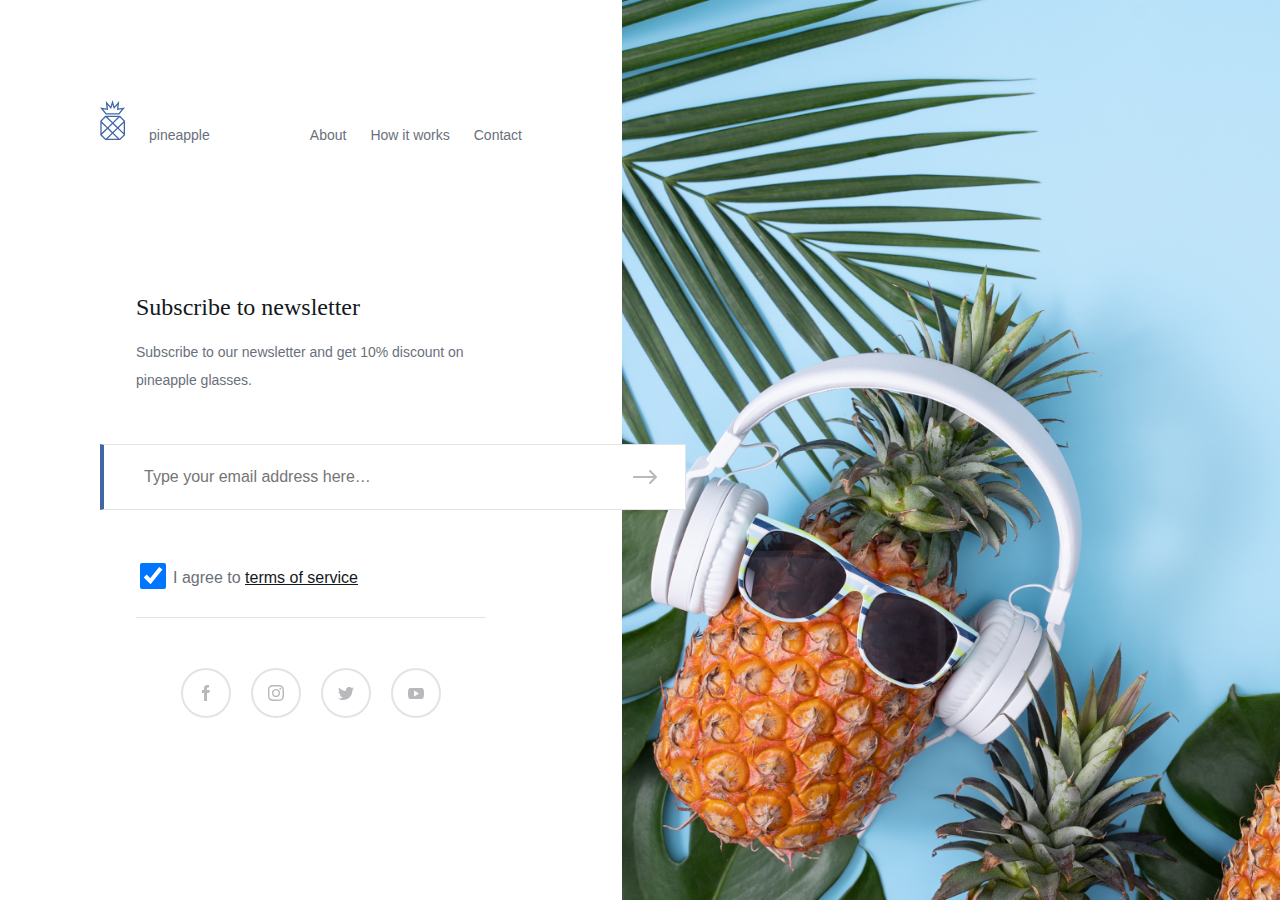
<file: magebitTest/index.html>
<!DOCTYPE html>
<html lang="en">
<head>
    <meta charset="UTF-8">
    <meta http-equiv="X-UA-Compatible" content="IE=edge">
    <meta name="viewport" content="width=device-width, initial-scale=1.0">
    <link rel="stylesheet" href="style.css">
    <title>Pineapple</title>
</head>
<body onload="loadText()">
    <div class="page-wrapper">
        <div class="navigation-wrapper">
            <nav>
                <div class="items-left">
                    <svg width="25" height="40" viewBox="0 0 25 40" fill="none" xmlns="http://www.w3.org/2000/svg">
                        <path fill-rule="evenodd" clip-rule="evenodd" d="M5.75658 14.5161L0 7.41936L6.57895 8.54839L5.75658 0.967742L10.5263 6.45161L12.5 0L14.4737 6.45161L19.2434 0.967742L18.4211 8.54839L25 7.41936L19.2434 14.5161H5.75658ZM8.07206 10.1146L7.51478 4.97752L11.0926 9.09101L12.5 4.49046L13.9074 9.09101L17.4852 4.97752L16.9279 10.1146L21.8124 9.27632L18.6088 13.2258H6.39123L3.18759 9.27632L8.07206 10.1146Z" fill="#4066A5"/>
                        <path fill-rule="evenodd" clip-rule="evenodd" d="M20.0658 40H5.26316L0.328947 35.1613V20.6452L5.26316 15.8065H20.0658L25 20.6452V35.1613L20.0658 40ZM7.67582 27.2055L11.8448 23.1172L5.72958 17.1738L1.64474 21.1796V21.344L7.67582 27.2055ZM17.9841 17.0968H7.51948L12.7752 22.2048L17.9841 17.0968ZM8.61039 28.1138L12.7794 24.0255L16.8012 27.9342L12.6322 32.0225L8.61039 28.1138ZM13.7098 23.1131L17.7316 27.0218L23.6842 21.1844V21.1796L19.6828 17.2557L13.7098 23.1131ZM13.5667 32.9308L17.7357 28.8425L23.6842 34.6238V34.6268L19.5208 38.7097H19.5127L13.5667 32.9308ZM18.6662 27.9301L23.6842 32.8071V23.0092L18.6662 27.9301ZM6.7454 28.1179L1.64474 23.1606V33.1199L6.7454 28.1179ZM7.67998 29.0262L11.7017 32.9349L5.81302 38.7097H5.80818L1.80679 34.7857L7.67998 29.0262ZM17.6435 38.7097H7.67383L12.6363 33.8432L17.6435 38.7097Z" fill="#4066A5"/>
                    </svg>
                    <a href="#">pineapple</a>
                </div>
                <div class="items-right">
                    <a href="#">About</a>
                    <a href="#">How it works</a>
                    <a href="#">Contact</a>
                </div>
            </nav>
        </div>
    
        <div class="content-wrapper">
            <div class="content">
                <span id="badge">
                    <svg width="44" height="70" viewBox="0 0 44 70" fill="none" xmlns="http://www.w3.org/2000/svg">
                        <path fill-rule="evenodd" clip-rule="evenodd" d="M13 51C13 50.4477 13.4477 50 14 50H30C30.5523 50 31 50.4477 31 51V61C31 61.5523 30.5523 62 30 62H14C13.4477 62 13 61.5523 13 61V51ZM15 52H29V60H15V52Z" fill="#4066A5"/>
                        <path fill-rule="evenodd" clip-rule="evenodd" d="M8 0C7.44771 0 7 0.447723 7 1V5C7 5.55228 7.44772 6 8 6H9V7H8.1657C7.4119 7 6.7066 6.53748 6.27884 5.92047L5.68489 5.06351C4.806 3.79572 3.35709 3.03665 1.8147 3.03296H1.80081C1.32878 3.03296 0.866241 3.22342 0.529755 3.55728C0.188171 3.89661 0 4.34778 0 4.82794V9.22031C0 12.4582 0.716553 14.8268 2.19077 16.4615C3.48946 17.9018 5.23088 18.6052 6.76764 19.2259C8.55252 19.9469 10.2387 20.6281 11.0571 22.3049C11.3589 22.9237 11.28 23.5205 10.8347 23.9852C10.471 24.3649 9.92801 24.5916 9.3826 24.5916C9.15112 24.5916 8.93655 24.5504 8.74535 24.4692C7.89464 24.1076 7.81107 23.1128 7.83704 22.5518C7.8633 21.986 7.42316 21.506 6.8541 21.48C6.28104 21.457 5.80255 21.8916 5.77644 22.4576C5.69191 24.2883 6.49876 25.7455 7.93518 26.3559C8.38397 26.5465 8.87112 26.6432 9.3826 26.6432C10.4816 26.6432 11.5826 26.1786 12.3279 25.4007C12.4415 25.282 12.5437 25.157 12.6377 25.0284C13.6017 26.4686 15.7199 28.8035 17 30V34C17 34.5523 17.4477 35 18 35H18.8093C18.6024 36.0118 18.2809 37.2426 17.8385 38.4244C17.2437 40.0128 16.4994 41.3217 15.6714 42H6C5.44771 42 5 42.4477 5 43V47C5 47.5523 5.44772 48 6 48H7V64H6C5.44771 64 5 64.4477 5 65V69C5 69.5523 5.44772 70 6 70H38C38.5523 70 39 69.5523 39 69V65C39 64.4477 38.5523 64 38 64H37V48H38C38.5523 48 39 47.5523 39 47V43C39 42.4477 38.5523 42 38 42H28.3286C27.5005 41.3217 26.7562 40.0128 26.1615 38.4244C25.719 37.2426 25.3976 36.0118 25.1907 35H26C26.5523 35 27 34.5523 27 34V30C28.2771 28.8063 30.4076 26.4749 31.37 25.0385C31.462 25.1635 31.5614 25.2849 31.6719 25.4002C32.4173 26.1783 33.5183 26.6429 34.6173 26.6429C35.1288 26.6429 35.6159 26.5462 36.0648 26.3555C37.5011 25.7452 38.308 24.2879 38.2234 22.4574C38.1973 21.8915 37.7146 21.4573 37.1458 21.4797C36.5768 21.5058 36.1367 21.9857 36.1628 22.5516C36.1888 23.1124 36.1052 24.1073 35.2547 24.4688C35.0633 24.5501 34.8489 24.5913 34.6173 24.5913C34.0718 24.5913 33.5289 24.3646 33.1651 23.9849C32.7198 23.5202 32.6409 22.9236 32.9428 22.3048C33.7612 20.6278 35.4472 19.9467 37.2325 19.2256C38.7691 18.6051 40.5104 17.9016 41.8092 16.4613C43.2834 14.8267 44 12.4581 44 9.22015V4.82794C44.0003 4.34778 43.8121 3.89648 43.4701 3.55701C43.1306 3.22028 42.667 3.03159 42.1912 3.03296C40.6432 3.03665 39.1944 3.79587 38.3154 5.06366L37.7214 5.92047C37.2937 6.5376 36.5881 7 35.8343 7H35V6H36C36.5523 6 37 5.55228 37 5V1C37 0.447723 36.5523 0 36 0H8ZM33 6H11V12.4182C11 18.9243 13.9756 25.1141 19.2171 29H24.7982C30.04 25.1141 33 18.9243 33 12.4182V6ZM35 2H9V4H35V2ZM16.0159 44C16.0059 44.0002 15.9959 44.0002 15.9859 44H7V46H37V44H16.0159ZM25.7054 42C25.1178 41.1159 24.6529 40.0986 24.2886 39.1256C23.7454 37.6749 23.3721 36.1714 23.1529 35H20.8472C20.628 36.1714 20.2547 37.6749 19.7115 39.1256C19.3472 40.0986 18.8822 41.1159 18.2946 42H25.7054ZM25 33V31H19V33H19.9831C19.9935 32.9998 20.0039 32.9998 20.0143 33H25ZM9 48H35V64H9V48ZM37 66H7V68H37V66ZM3.72643 15.0916C4.70717 16.1791 6.08502 16.7357 7.54372 17.3248C8.19923 17.5897 8.88362 17.8665 9.54796 18.2054C9.04926 16.3331 9 14.3891 9 12.4182V9H8.1657C6.73355 9 5.39336 8.25754 4.58058 7.0849L3.98663 6.22809C3.54114 5.58536 2.8353 5.1748 2.06281 5.09784V9.22031C2.06281 11.9298 2.60698 13.8503 3.72643 15.0916ZM36.4567 17.3248C37.9155 16.7356 39.2932 16.1792 40.2738 15.0916C41.3933 13.8503 41.9372 11.9298 41.9372 9.22031V5.09836C41.1622 5.1763 40.4582 5.58673 40.0134 6.22836L39.4194 7.08502C38.6068 8.25766 37.2664 9 35.8343 9H35V12.4182C35 14.3859 34.9664 16.3271 34.4692 18.1967C35.1285 17.8617 35.8069 17.5872 36.4567 17.3248Z" fill="#4066A5"/>
                        <rect opacity="0.3" x="15" y="52" width="14" height="8" fill="#4066A5"/>
                        <rect opacity="0.3" x="7" y="44" width="30" height="2" fill="#4066A5"/>
                        <rect opacity="0.3" x="9" y="2" width="26" height="2" fill="#4066A5"/>
                        <rect opacity="0.3" x="7" y="66" width="30" height="2" fill="#4066A5"/>
                        <rect opacity="0.3" x="19" y="31" width="6" height="2" fill="#4066A5"/>
                    </svg>
                </span>
                <h1 id="title"></h1>
                <p id="message"></p>
                <div class="email-subscription">
                    <form name="subscribe" onsubmit="loadSubscribe(); return false">
                        <input 
                        class="email" 
                        name="email"
                        type="email" 
                        id="email"
                        placeholder="Type your email address here…" 
                        required
                        pattern="[a-z0-9._%+-]+@[a-z0-9.-]+\.[a-z]{2,}$"
                        />
                        <button class="submit" placeholder="" onclick="ValidateEmail(document.email)"></button>
                    </form>     
                    
                </div>
                <input class="checkbox" type="checkbox" name="terms" checked>
                <label for="terms">I agree to <a href="#">terms of service</a></label>
                <hr>
                <div class="socials">
                    <a href="#">
                        <svg width="8" height="16" viewBox="0 0 8 16" fill="none" xmlns="http://www.w3.org/2000/svg">
                            <path opacity="0.3" d="M5 5V3.5C5 3.23478 5.10536 2.98043 5.29289 2.79289C5.48043 2.60536 5.73478 2.5 6 2.5H7V0H5C4.20435 0 3.44129 0.31607 2.87868 0.87868C2.31607 1.44129 2 2.20435 2 3V5H0V8H2V16H5V8H7L8 5H5Z" fill="#131821"/>
                        </svg>
                    </a>
                    
                    <a href="#">
                        <svg width="16" height="16" viewBox="0 0 16 16" fill="none" xmlns="http://www.w3.org/2000/svg">
                            <path opacity="0.3" d="M1.35144 14.6498C-0.164562 13.1338 0.00848103 11.1079 0.00848103 7.99594C0.00848103 4.95594 -0.191562 2.88209 1.35144 1.34409C2.25912 0.492634 3.46312 0.0283075 4.70746 0.0506312C6.18046 -0.0153688 9.82744 -0.0183688 11.2994 0.0506312C14.3104 0.189631 15.8184 1.892 15.9504 4.702C16.0154 6.174 16.0194 9.81982 15.9504 11.2928C15.8414 13.6718 14.7224 14.9931 13.2394 15.5721C12.1504 15.9941 11.0865 15.992 8.00348 15.992C7.37848 15.992 6.79249 16.0008 6.24249 16.0008C4.14849 15.9988 2.57444 15.8728 1.35144 14.6498ZM13.6295 13.6307C14.6215 12.6307 14.5585 11.2909 14.5585 7.99594C14.5585 5.86094 14.5505 5.60799 14.5115 4.76499C14.3445 1.06499 11.5565 1.43979 8.00445 1.43979L7.97345 1.41977C5.83645 1.41977 5.58545 1.43081 4.73645 1.45981C1.03645 1.64981 1.41949 4.30271 1.41949 7.98471C1.41949 10.7077 1.21947 12.5029 2.33947 13.6209C3.31447 14.5989 4.65046 14.5487 7.98346 14.5487C11.2215 14.5497 12.6215 14.6387 13.6295 13.6307ZM3.90149 7.99887C3.90083 7.45953 4.00658 6.9255 4.2127 6.4271C4.41883 5.92869 4.72124 5.4759 5.10266 5.09458C5.48408 4.71325 5.93703 4.41093 6.43548 4.20493C6.93394 3.99892 7.4681 3.8931 8.00744 3.89389C9.09616 3.89389 10.1403 4.3262 10.9102 5.09604C11.68 5.86588 12.1125 6.91016 12.1125 7.99887C12.1109 9.08768 11.6769 10.1314 10.9059 10.9002C10.135 11.6691 9.09027 12.1003 8.00146 12.099C6.91407 12.099 5.87125 11.6667 5.10235 10.8978C4.33345 10.1289 3.90149 9.08626 3.90149 7.99887ZM5.34149 7.99887C5.34136 8.34893 5.41019 8.69545 5.54406 9.01889C5.67793 9.34234 5.87416 9.63655 6.12164 9.88413C6.36912 10.1317 6.66299 10.3278 6.98639 10.4618C7.30978 10.5958 7.65641 10.6649 8.00647 10.6649C8.35651 10.665 8.70315 10.5962 9.02655 10.4623C9.34995 10.3283 9.64374 10.1317 9.89117 9.88413C10.1386 9.63651 10.3348 9.34239 10.4685 9.01889C10.6022 8.69539 10.6709 8.34892 10.6705 7.99887C10.6706 7.64899 10.6018 7.30261 10.468 6.97934C10.3341 6.65607 10.1379 6.36249 9.8905 6.11508C9.6431 5.86768 9.34933 5.67128 9.02606 5.53745C8.70279 5.40362 8.35635 5.33468 8.00647 5.33481C7.65629 5.33428 7.30945 5.40283 6.98578 5.53647C6.6621 5.67011 6.36791 5.86619 6.12011 6.11362C5.87232 6.36105 5.67575 6.65489 5.54162 6.97837C5.40749 7.30184 5.33844 7.64869 5.33844 7.99887H5.34149ZM11.3155 3.73178C11.3156 3.60585 11.3405 3.48139 11.3889 3.36508C11.4372 3.24878 11.5079 3.14301 11.597 3.05405C11.6862 2.96509 11.792 2.8946 11.9084 2.84653C12.0248 2.79846 12.1495 2.77364 12.2754 2.77378C12.5296 2.77378 12.7734 2.87491 12.9532 3.05454C13.1331 3.23417 13.2342 3.47761 13.2344 3.73178C13.2346 3.85776 13.2099 3.98256 13.1617 4.09897C13.1136 4.21538 13.0429 4.32142 12.9539 4.41049C12.8648 4.49957 12.759 4.56987 12.6426 4.61801C12.5262 4.66616 12.4014 4.6909 12.2754 4.69077C12.1489 4.6913 12.0236 4.66665 11.9066 4.6185C11.7895 4.57036 11.6832 4.49992 11.5937 4.41049C11.5042 4.32107 11.4333 4.21447 11.385 4.09751C11.3367 3.98055 11.312 3.85538 11.3124 3.72885L11.3155 3.73178Z" fill="#131821"/>
                        </svg>
                    </a>
                    
                    <a href="#">
                        <svg width="16" height="13" viewBox="0 0 16 13" fill="none" xmlns="http://www.w3.org/2000/svg">
                            <path opacity="0.3" d="M16 1.5378C15.3981 1.8003 14.7616 1.97476 14.11 2.0558C14.7967 1.64843 15.3101 1.00336 15.553 0.242799C14.91 0.624135 14.2065 0.892673 13.473 1.0368C13.0232 0.556934 12.4395 0.223395 11.7977 0.0794801C11.1559 -0.0644347 10.4856 -0.0120742 9.87399 0.229764C9.26233 0.471602 8.73751 0.891745 8.36767 1.43564C7.99782 1.97954 7.80004 2.62207 7.8 3.2798C7.79741 3.53118 7.8229 3.78207 7.876 4.0278C6.57106 3.96421 5.29424 3.62591 4.12902 3.03502C2.96379 2.44414 1.93639 1.61397 1.114 0.598798C0.69185 1.32042 0.561093 2.17597 0.74843 2.99073C0.935767 3.8055 1.42707 4.51803 2.122 4.9828C1.60309 4.97014 1.09481 4.83296 0.64 4.5828V4.6188C0.641802 5.37598 0.903939 6.10952 1.38243 6.69635C1.86093 7.28318 2.52668 7.68761 3.268 7.8418C2.98739 7.91575 2.69819 7.95207 2.408 7.9498C2.19959 7.95351 1.99139 7.93473 1.787 7.8938C1.99894 8.54482 2.40749 9.11414 2.95639 9.52335C3.5053 9.93257 4.16756 10.1616 4.852 10.1788C3.69103 11.0871 2.25908 11.5801 0.785 11.5788C0.522491 11.5783 0.260287 11.5609 0 11.5268C1.49988 12.4933 3.24768 13.0046 5.032 12.9988C6.26023 13.0073 7.4779 12.7717 8.61431 12.3057C9.75071 11.8396 10.7832 11.1524 11.6518 10.284C12.5204 9.4156 13.2078 8.38327 13.6741 7.24696C14.1404 6.11065 14.3762 4.89303 14.368 3.6648C14.368 3.5198 14.363 3.3798 14.356 3.2408C15.003 2.77779 15.5601 2.20068 16 1.5378Z" fill="#131821"/>
                        </svg>
                    </a>
                
                    <a href="#">
                        <svg width="16" height="11" viewBox="0 0 16 11" fill="none" xmlns="http://www.w3.org/2000/svg">
                            <path opacity="0.3" d="M8.00391 11C6.05691 11 3.55597 10.97 2.54297 10.913C1.61497 10.849 1.12871 10.7321 0.678711 9.93506C0.228711 9.13806 0 7.73496 0 5.50696V5.49695C0 3.23695 0.208711 1.86904 0.678711 1.06104C1.11271 0.294035 1.58392 0.147041 2.54492 0.092041C3.56592 0.024041 6.12391 0 8.00391 0C9.88391 0 12.435 0.024041 13.458 0.092041C14.419 0.147041 14.8913 0.292035 15.3203 1.06104C15.7913 1.86104 16.001 3.22802 16.001 5.49902V5.50598C16.001 7.77798 15.7923 9.14501 15.3223 9.93701C14.8923 10.699 14.422 10.849 13.458 10.913C12.448 10.969 9.94991 11 8.00391 11ZM6.00391 2.5V8.5L11.0039 5.5L6.00391 2.5Z" fill="#131821"/>
                        </svg>
                    </a>
                    
                </div>
            </div>
        </div>
    </div>
    <div class="picture">
        
    </div>
</body>
<script src="subscription.js"></script>
</html>
</file>
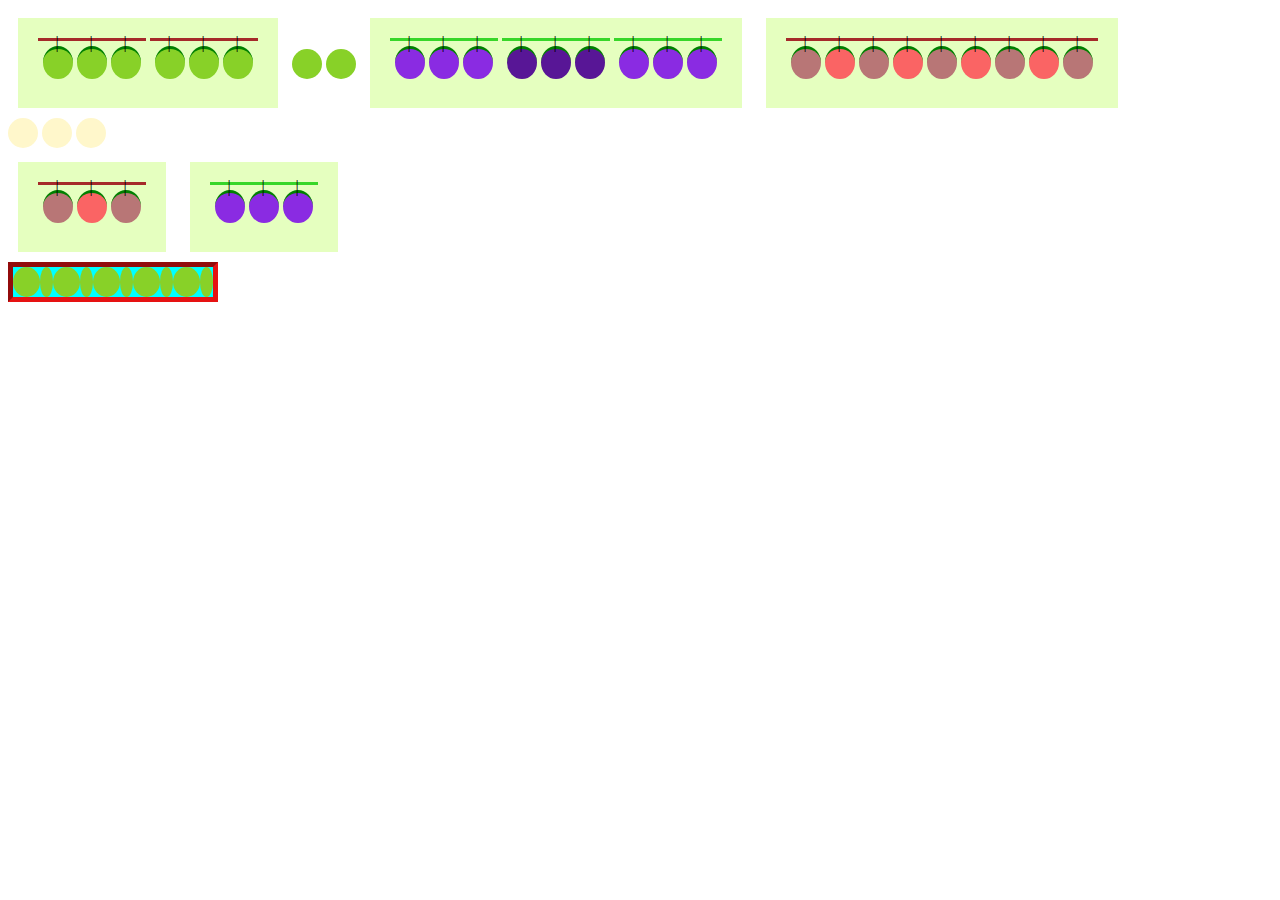
<file: Day 1/Berries/index.html>
<!DOCTYPE html>
<html lang="en">
  <head>
    <meta charset="UTF-8" />
    <meta name="viewport" content="width=device-width, initial-scale=1.0" />
    <meta http-equiv="X-UA-Compatible" content="ie=edge" />
    <title>berrys</title>
    <link rel="stylesheet" href="style.css" />
  </head>
  <body>
    <div>
      <bush>
        <branch>
          <berry></berry>
          <berry></berry>
          <berry></berry>
        </branch>
        <branch>
          <berry></berry>
          <berry></berry>
          <berry></berry>
        </branch>
      </bush>
      <berry></berry>
      <berry></berry>

      <bush class="blueberries">
        <branch>
          <berry></berry>
          <berry></berry>
          <berry></berry>
        </branch>
        <branch>
          <berry></berry>
          <berry></berry>
          <berry></berry>
        </branch>
        <branch>
          <berry></berry>
          <berry></berry>
          <berry></berry>
        </branch>
      </bush>

      <bush class="raspberry">
        <branch>
          <berry></berry>
          <berry></berry>
          <berry></berry>
          <berry></berry>
          <berry></berry>
          <berry></berry>
          <berry></berry>
          <berry></berry>
          <berry></berry>
        </branch>
      </bush>
        <div class="extra-berry">
            <berry></berry>
            <berry></berry>
            <berry></berry>
        </div>

        <bush class="raspberry">
            <branch>
              <berry></berry>
              <berry></berry>
              <berry></berry>
            </branch>
          </bush>

          <bush class="blueberries">
            <branch>
              <berry></berry>
              <berry></berry>
              <berry></berry>
            </branch>
          </bush>

          <div class="last-box">
            <berry></berry>
            <berry></berry>
            <berry></berry>
            <berry></berry>
            <berry></berry>
            <berry></berry>
            <berry></berry>
            <berry></berry>
            <berry></berry>
            <berry></berry>
          </div>
    </div>
  </body>
</html>
</file>
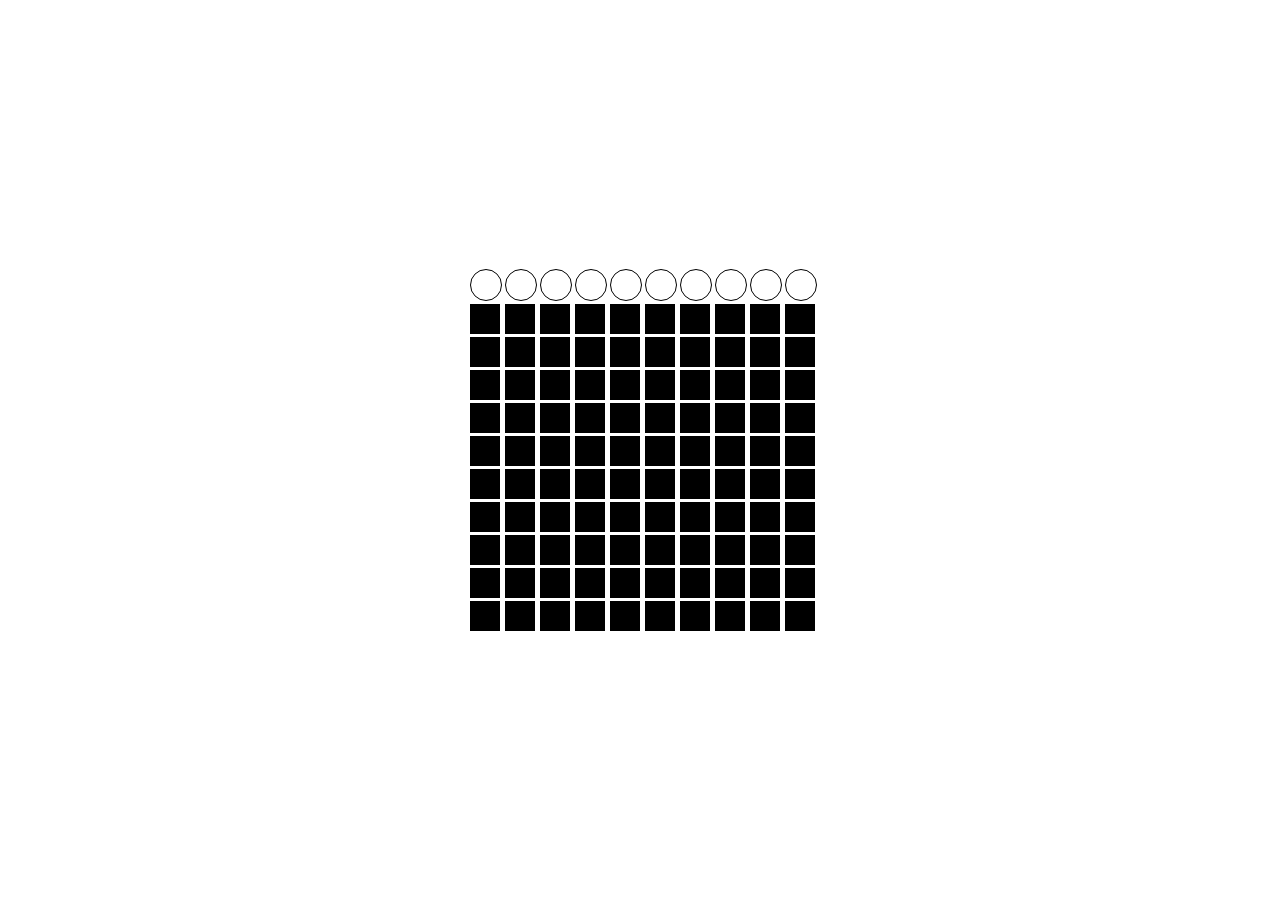
<file: Day 6/4inLine/index.html>
<!DOCTYPE html>
<html lang="en">
<head>
    <meta charset="UTF-8">
    <meta http-equiv="X-UA-Compatible" content="IE=edge">
    <meta name="viewport" content="width=device-width, initial-scale=1.0">
    <title>Day 6 | Connect four</title>
    <link rel="stylesheet" href="style.css">
</head>
<body>
    <div class="game-container">
        <div class="game">

        </div>
    </div>
</body>
<script src="script.js"></script>
</html>
</file>
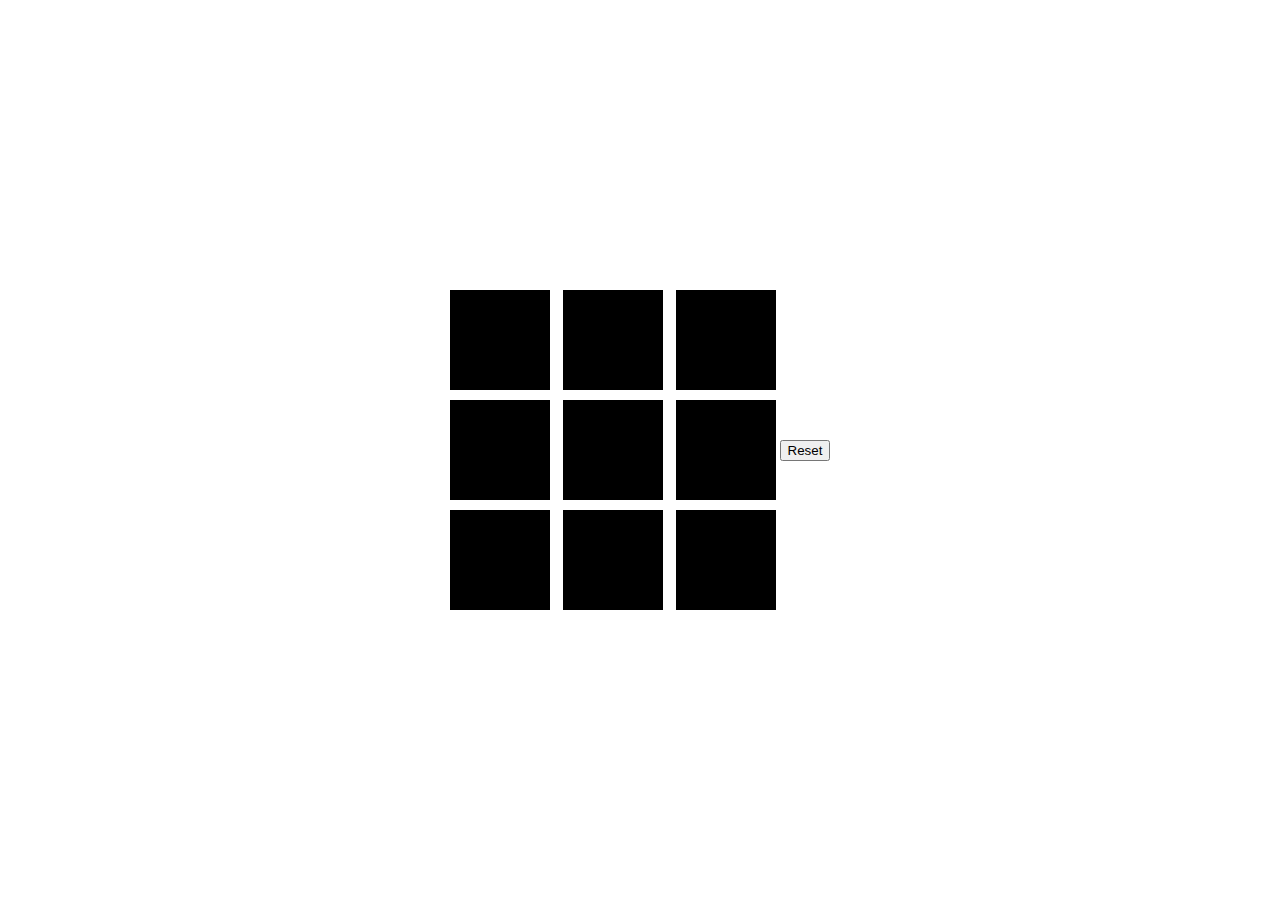
<file: Day 6/TicTacToe/index.html>
<!DOCTYPE html>
<html lang="en">
<head>
    <meta charset="UTF-8">
    <meta http-equiv="X-UA-Compatible" content="IE=edge">
    <meta name="viewport" content="width=device-width, initial-scale=1.0">
    <title>Day 6</title>
    <link rel="stylesheet" href="style.css">
</head>
<body>
    <div class="game-wrapper">
        <div class="game">
            <div class="grid-item" data-cell-index="0"></div>
            <div class="grid-item" data-cell-index="1"></div>
            <div class="grid-item" data-cell-index="2"></div>
            
            <div class="grid-item" data-cell-index="3"></div>
            <div class="grid-item" data-cell-index="4"></div>
            <div class="grid-item" data-cell-index="5"></div>
            
            <div class="grid-item" data-cell-index="6"></div>
            <div class="grid-item" data-cell-index="7"></div>
            <div class="grid-item" data-cell-index="8"></div>
            
        </div>
        <button type="button">Reset</button>
        <div class="game-message"></div>
    </div>
    <script src="script.js"></script>
</body>
</html>
</file>
<file: Day 11/style.css>
body {
  margin: 0;
}
body .wrapper h1 {
  text-align: center;
}
body .wrapper .taskCreation {
  display: flex;
  justify-content: center;
  padding-bottom: 30px;
}
body .wrapper .tasks {
  display: flex;
  justify-content: center;
}/*# sourceMappingURL=style.css.map */
</file>
<file: Day 2/style.css>
body{
    margin: 0;
    background-color: #81B98D;
}
.top-navigation{
    display: flex;
}
ul{
    list-style: none;
}
a{
    color: white;
    text-decoration: none;
}
</file>
<file: Day 3/style.css>
form{
    position: relative;
    width: 30%;
}
.wrapper{
    display: flex;
    flex-direction: row;
    justify-content: space-between;
}
form{
    width: 200px;
}
form::before{
    position: absolute;
    content: '';
    display: inline-block;
    width:9px;
    height: 9px;
    left:25%;
    background-color: red;
    bottom: calc(100% - 15px);
    background: url('igicons/search.svg');
    background-repeat: no-repeat;
    
}
input{
    text-align: center;
}
.icons{
    height: 22px;
    width: 180px;
    display: flex;
    justify-content: space-between;
}
.messages::after{
    content: '5';
    position: absolute;
    /* right:; */
    top:0px;
    background-color: red;
    border-radius: 50%;
    width:1em;
    text-align: center;
    color: white;
}
</file>
<file: Day 4/style.css>
body {
  margin: 0;
}

.wrapper-navigation {
  height: 60px;
}

nav {
  display: flex;
  justify-content: space-between;
}

input {
  width: 280px;
  height: 40px;
  border-radius: 100px;
  border: none;
  background: url(Parts/search.svg);
  background-repeat: no-repeat;
  background-position: 6% 50%;
}

input::-moz-placeholder {
  padding-left: 15%;
}

input:-ms-input-placeholder {
  padding-left: 15%;
}

input::placeholder {
  padding-left: 15%;
}

.search {
  background-color: #F1F2F5;
}

.mid-icons {
  width: 40%;
  display: flex;
  justify-content: space-around;
  align-items: center;
}
.mid-icons a {
  height: 25px;
  width: 25px;
  text-decoration: none;
}
.mid-icons .videos::after {
  height: 20px;
  width: 20px;
  background-color: #DE3F4F;
  content: "6";
  border-radius: 50%;
  color: #FFFFFF;
  display: inline-block;
  position: absolute;
  text-align: center;
  font-size: 16px;
  top: 0px;
  margin-left: -8px;
}
.mid-icons .social::after {
  height: 20px;
  width: 20px;
  background-color: #DE3F4F;
  content: "1";
  border-radius: 50%;
  color: #FFFFFF;
  display: inline-block;
  position: absolute;
  text-align: center;
  font-size: 16px;
  top: 0px;
  margin-left: 15px;
}

.right-icons-wrapper {
  justify-content: end;
}

.right-icons {
  display: flex;
  justify-content: space-between;
  align-items: center;
}

span {
  width: 50px;
  height: 50px;
  background-color: #E5E6EB;
  border-radius: 50%;
  display: flex;
  justify-content: center;
  align-items: center;
  margin: 0 10px;
}

.user-name {
  padding-left: 8px;
}

.user-icon {
  width: 32px;
  height: 32px;
  background-color: black;
  border-radius: 50%;
  display: flex;
  justify-content: center;
  align-items: center;
}

/*# sourceMappingURL=style.css.map *//*# sourceMappingURL=style.css.map */
</file>
<file: Day 5/style.css>
@font-face {
  font-family: "Montserrat";
  src: url(Fonts/Montserrat/Montserrat-VariableFont_wght.ttf);
  font-weight: 400;
}
a {
  list-style: none;
  text-decoration: none;
}

body {
  margin: 0;
  background-image: url(Assets/backgrounds/start-background.png);
  background-repeat: no-repeat;
  background-size: 100vw;
}
body nav {
  margin: auto;
  width: 1200px;
  display: flex;
  justify-content: space-between;
  border-bottom: 0.5px solid white;
}
body nav a {
  list-style: none;
  text-decoration: none;
  color: white;
  font-family: "Montserrat";
  font-size: 16px;
}
body nav form input {
  width: 288px;
  height: 41px;
  border-radius: 20px;
  border: 1px solid white;
  background: none;
}
body nav input::-moz-placeholder {
  color: white;
  padding-left: 20px;
}
body nav input:-ms-input-placeholder {
  color: white;
  padding-left: 20px;
}
body nav input::placeholder {
  color: white;
  padding-left: 20px;
}
body nav .page-name {
  font-size: 36px;
}
body nav .right-navigation {
  display: flex;
  align-items: center;
}
body nav .right-navigation a:last-child {
  margin-left: 32px;
}
body .content-wrapper {
  margin: auto;
  width: 1200px;
  font-family: "Montserrat";
}
body .content-wrapper .start-content {
  width: 792px;
  height: 81vh;
  color: white;
}
body .content-wrapper .product-categories {
  margin-top: 20px;
}
body .content-wrapper .product-categories .product-categories-names {
  height: 415px;
  display: flex;
  justify-content: center;
  align-items: center;
}
body .content-wrapper .product-categories .product-categories-names a {
  color: white;
}
body .content-wrapper .product-categories .relax {
  background-image: url(Assets/backgrounds/relax.png);
  background-repeat: no-repeat;
  width: 49%;
}
body .content-wrapper .product-categories .work {
  background-image: url(Assets/backgrounds/work.png);
  background-repeat: no-repeat;
  width: 49%;
}
body .content-wrapper .product-categories .kitchen {
  background-image: url(Assets/backgrounds/kitchen.png);
  background-repeat: no-repeat;
  width: 32%;
}
body .content-wrapper .product-categories .kids {
  background-image: url(Assets/backgrounds/child.png);
  background-repeat: no-repeat;
  width: 32%;
}
body .content-wrapper .product-categories .bath {
  background-image: url(Assets/backgrounds/bath.png);
  background-repeat: no-repeat;
  width: 32%;
}
body .content-wrapper .product-categories .categories-wrapper {
  display: flex;
  justify-content: space-between;
  margin-top: 20px;
  margin-bottom: 20px;
}
body .content-wrapper .specials-wrapper .specials {
  display: flex;
  justify-content: space-between;
}
body .content-wrapper .specials-wrapper .specials-item {
  width: 32%;
}
body .content-wrapper .specials-wrapper .specials-item p {
  font-size: 14px;
  color: #888888;
}
body .content-wrapper .specials-wrapper .specials-prices {
  display: flex;
}
body .content-wrapper .specials-wrapper .specials-prices .old-price {
  margin-left: 32px;
  color: #888888;
  text-decoration: line-through;
}
body .content-wrapper .catalog-wrapper {
  margin-top: 20px;
}
body .content-wrapper .catalog-wrapper .catalog {
  display: flex;
  flex-wrap: wrap;
  gap: 30px;
}
body .content-wrapper .catalog-wrapper .catalog a {
  font-size: 16px;
  color: black;
  text-decoration: underline;
}
body .content-wrapper .catalog-wrapper .catalog-item {
  width: 31.5%;
}
body h1 {
  font-size: 64px;
  line-height: 70px;
  font-weight: 600;
}
body h2 {
  font-size: 48px;
}
body h3 {
  font-size: 34px;
}
body h4 {
  font-size: 24px;
  line-height: 32px;
}
body h5 {
  font-size: 16px;
}/*# sourceMappingURL=style.css.map */
</file>
<file: Day 8/style.css>
body {
  margin: 0;
}
body .wrapper h1 {
  text-align: center;
}
body .wrapper .taskCreation {
  display: flex;
  justify-content: center;
  padding-bottom: 30px;
}
body .wrapper .tasks {
  display: flex;
  justify-content: center;
}/*# sourceMappingURL=style.css.map */
</file>
<file: Day 9/style.css>
body {
  margin: 0;
}
body .wrapper-navigation {
  height: 60px;
}
body .wrapper-navigation nav {
  display: flex;
  justify-content: space-between;
}
body .wrapper-navigation nav .left-navigation {
  display: inline-flex;
}
body .wrapper-navigation nav .left-navigation a {
  height: 25px;
  width: 25px;
  text-decoration: none;
}
body .wrapper-navigation nav .left-navigation input {
  max-width: 280px;
  height: 40px;
  border-radius: 100px;
  border: none;
  background: url(Parts/search.svg);
  background-repeat: no-repeat;
  background-position: 6% 50%;
  margin-left: 20px;
}
body .wrapper-navigation nav .left-navigation input::-moz-placeholder {
  padding-left: 15%;
}
body .wrapper-navigation nav .left-navigation input:-ms-input-placeholder {
  padding-left: 15%;
}
body .wrapper-navigation nav .left-navigation input::placeholder {
  padding-left: 15%;
}
body .wrapper-navigation nav .left-navigation .search {
  background-color: #F1F2F5;
}
body .wrapper-navigation nav .mid-icons {
  width: 40%;
  display: flex;
  justify-content: space-around;
  align-items: center;
}
body .wrapper-navigation nav .mid-icons .videos::after {
  height: 20px;
  width: 20px;
  background-color: #DE3F4F;
  content: "6";
  border-radius: 50%;
  color: #FFFFFF;
  display: inline-block;
  position: absolute;
  text-align: center;
  font-size: 16px;
  top: 0px;
  margin-left: -8px;
}
body .wrapper-navigation nav .mid-icons .social::after {
  height: 20px;
  width: 20px;
  background-color: #DE3F4F;
  content: "1";
  border-radius: 50%;
  color: #FFFFFF;
  display: inline-block;
  position: absolute;
  text-align: center;
  font-size: 16px;
  top: 0px;
  margin-left: 15px;
}
body .wrapper-navigation nav .right-icons-wrapper {
  justify-content: end;
}
body .wrapper-navigation nav .right-icons {
  display: flex;
  justify-content: space-between;
  align-items: center;
}
body .wrapper-navigation nav .right-icons span {
  width: 50px;
  height: 50px;
  background-color: #E5E6EB;
  border-radius: 50%;
  display: flex;
  justify-content: center;
  align-items: center;
  margin: 0 10px;
}
body .wrapper-navigation nav .right-icons .user-name {
  padding-left: 8px;
}
body .wrapper-navigation nav .right-icons .user-icon {
  width: 32px;
  height: 32px;
  background-color: black;
  border-radius: 50%;
  display: flex;
  justify-content: center;
  align-items: center;
}
body .content-wrapper {
  display: flex;
  justify-content: center;
  background-color: rgb(241, 241, 241);
  min-width: 80%;
}
body .content-wrapper .content h1 {
  text-align: center;
}
body .content-wrapper .content .output .fetchedCard {
  border-top: 1px solid black;
  padding: 50px 0;
}
body .content-wrapper .content .output .fetchedCard .fetchedImage {
  display: flex;
  justify-content: center;
}
body .content-wrapper .content .output .fetchedCard .fetchedImage img {
  width: 100%;
  max-width: 600px;
}
body .content-wrapper .content .output .fetchedCard p {
  text-align: center;
}

/*# sourceMappingURL=style.css.map *//*# sourceMappingURL=style.css.map */
</file>
<file: magebitTest/style.css>
body {
  margin: 0;
  display: flex;
}
body h1 {
  font-size: 24px;
  font-family: Georgia, "Times New Roman", Times, serif;
  color: #131821;
  line-height: 34px;
  font-weight: 400;
  margin: 0;
}
body p {
  font-size: 14px;
  font-family: Arial, Helvetica, sans-serif;
  color: #6A707B;
  line-height: 28px;
  font-weight: 400;
  justify-content: right;
}
body a {
  color: #131821;
}
body a:hover {
  color: #4066A5;
}
body a:visited {
  color: #233759;
}
body nav {
  display: flex;
  align-items: center;
  justify-content: space-between;
}
body nav a {
  font-size: 14px;
  font-family: Arial, Helvetica, sans-serif;
  color: #6A707B;
  text-decoration: none;
  margin-left: 20px;
}
body nav .items-right {
  padding-top: 26px;
}
body .page-wrapper {
  padding: 100px 100px 0 100px;
  z-index: 2;
}
body .page-wrapper .content-wrapper {
  display: flex;
  justify-content: center;
  align-items: center;
  height: 90%;
}
body .page-wrapper .content-wrapper .content {
  min-width: 350px;
  padding: 0px 36px 0px 36px;
}
body .page-wrapper .content-wrapper .content p {
  margin-bottom: 50px;
}
body .page-wrapper .content-wrapper .content #badge {
  top: -20px;
  position: relative;
}
body .page-wrapper .content-wrapper .content .email-subscription {
  width: 166%;
  border: 1px solid #E3E3E4;
  border-left: 4px solid #4066A5;
  margin-bottom: 50px;
  margin-left: -36px;
}
body .page-wrapper .content-wrapper .content .email-subscription .email {
  width: 150%;
  padding: 23px 0px 23px 40px;
  border: none;
  font-size: 16px;
}
body .page-wrapper .content-wrapper .content .email-subscription .email::-moz-placeholder {
  font-size: 16px;
}
body .page-wrapper .content-wrapper .content .email-subscription .email:-ms-input-placeholder {
  font-size: 16px;
}
body .page-wrapper .content-wrapper .content .email-subscription .email::placeholder {
  font-size: 16px;
}
body .page-wrapper .content-wrapper .content .email-subscription .submit {
  background-image: url(assets/icons/ic_arrow.svg);
  background-repeat: no-repeat;
  background-position: center;
  padding: 23px 40px 23px 40px;
  border: none;
  background-color: white;
  cursor: pointer;
}
body .page-wrapper .content-wrapper .content .email-subscription form {
  display: flex;
  justify-content: space-between;
  width: 100%;
}
body .page-wrapper .content-wrapper .content .email-subscription:hover, body .page-wrapper .content-wrapper .content .email-subscription:focus {
  box-shadow: 0px 30px 40px rgba(19, 24, 33, 0.06);
}
body .page-wrapper .content-wrapper .content .checkbox {
  height: 26px;
  width: 26px;
  border-radius: 5px;
  margin-bottom: 20px;
  border: 1px solid #E3E3E4;
  border-radius: 3px;
}
body .page-wrapper .content-wrapper .content .checkbox {
  font-size: 0.5em;
}
body .page-wrapper .content-wrapper .content label {
  margin: auto;
  vertical-align: super;
  color: #6A707B;
  font-family: Arial, Helvetica, sans-serif;
}
body .page-wrapper .content-wrapper .content hr {
  background: #E3E3E4;
  border: none;
  height: 1px;
}
body .page-wrapper .content-wrapper .content .socials {
  display: flex;
  justify-content: center;
  margin-top: 50px;
}
body .page-wrapper .content-wrapper .content .socials a {
  border: 2px solid #E2E3E4;
  height: 46px;
  width: 46px;
  border-radius: 50%;
  display: inline-flex;
  justify-content: center;
  align-items: center;
  margin: 0 10px;
}
body .page-wrapper .content-wrapper .content .socials a:hover {
  box-shadow: 0px 20px 40px rgba(19, 24, 33, 0.3);
}
body .page-wrapper .content-wrapper .content .socials a:hover svg path {
  opacity: 1;
  fill: white;
}
body .page-wrapper .content-wrapper .content .socials a:first-child:visited {
  background-color: #2F4A80;
}
body .page-wrapper .content-wrapper .content .socials a:nth-child(2):visited {
  background-color: #8F2762;
}
body .page-wrapper .content-wrapper .content .socials a:nth-child(3):visited {
  background-color: #177FBF;
}
body .page-wrapper .content-wrapper .content .socials a:last-child:visited {
  background-color: #CC0000;
}
body .page-wrapper .content-wrapper .content .socials a:first-child:hover {
  background: #4267B2;
}
body .page-wrapper .content-wrapper .content .socials a:nth-child(2):hover {
  background: #C13584;
}
body .page-wrapper .content-wrapper .content .socials a:nth-child(3):hover {
  background: #1DA1F2;
}
body .page-wrapper .content-wrapper .content .socials a:last-child:hover {
  background: #FF0000;
}
body .picture {
  background-image: url(assets/images/image_summer.png);
  background-size: cover;
  height: 100vh;
  width: 100%;
  min-width: 1px;
  display: flex;
}

/* Extra small devices (phones, 600px and down) */
@media only screen and (max-width: 610px) {
  body {
    display: block;
  }
  body .page-wrapper {
    z-index: 2;
    padding: 0;
  }
  body .page-wrapper .navigation-wrapper {
    background-color: #FFFFFF;
    padding: 10px 20px 16px 20px;
  }
  body .page-wrapper .navigation-wrapper nav .items-left a {
    display: none;
  }
  body .page-wrapper .navigation-wrapper nav .items-right {
    padding: 0;
  }
  body .page-wrapper .content-wrapper {
    height: 88vh;
  }
  body .page-wrapper .content-wrapper .content {
    background: linear-gradient(180deg, #FFFFFF 0%, #F2F5FA 100%);
    padding: 30px 20px 30px 20px;
    margin: 0 20px;
    min-width: 250px;
  }
  body .page-wrapper .content-wrapper .content .email-subscription {
    width: 100%;
    margin: 0;
  }
  body .page-wrapper .content-wrapper .content .checkbox {
    margin-top: 30px;
  }
  body .picture {
    position: fixed;
    display: block;
    z-index: -1;
    top: 0;
  }
}
/* Small devices (portrait tablets and large phones, 600px and up) */
@media only screen and (min-width: 610px) {
  body .page-wrapper .content-wrapper .content .email-subscription {
    width: 140%;
  }
}
/* Medium devices (landscape tablets, 768px and up) */
@media only screen and (min-width: 768px) {
  body .page-wrapper .content-wrapper .content .email-subscription {
    width: 166%;
  }
}
/* Large devices (laptops/desktops, 992px and up) */
/* Extra large devices (large laptops and desktops, 1200px and up) *//*# sourceMappingURL=style.css.map */
</file>
<file: Day 1/Berries/style.css>
berry {
    display: inline-block;
    width: 30px;
    height: 30px;
    background: rgb(136, 209, 40);
    border-radius: 50%;
  }
  
  bush {
    display: inline-block;
    padding: 20px;
    background: rgba(172, 255, 47, 0.308);
    margin: 10px;
  }
  
  branch {
    display: inline-block;
    padding: 5px;
    border-top: 3px solid brown;
  }
  
  branch berry {
    position: relative;
    border-top: 3px solid green;
  }
  
  .blueberries berry {
    background: blueviolet;
  }
  
  .blueberries branch {
    position: relative;
    border-top-color: rgb(55, 214, 41);
  }
  
  branch berry::before {
    position: absolute;
    content: "|";
    top: -15px;
    left: 42%;
  }
  
  .blueberries branch:nth-child(2) berry {
    background: rgb(88, 22, 150);
  }
  
  .raspberry berry {
    background: rgb(250, 100, 100);
  }
  .extra-berry berry{
    background-color: rgb(255, 247, 203);
  }
  .extra-berry:nth-child(1){
    background-color: yellow;
  }
  .raspberry berry:nth-child(2n-1){
    background-color: rgb(184, 118, 118);
  }
  .raspberry:last-child{
    background-color: aqua;
  }
  .blueberries:last-child branch{
    border-color: black;
  }
  .last-box{
    /* width: calc(30px * 5); */
    width: 200px;
    display: flex;
    background-color: aqua;
    border: inset 5px rgb(230, 18, 18);
  }
  .last-box berry{
    color: black;
    flex: 1;
  }
  .last-box berry:nth-child(odd){
    flex:2;
  }
</file>
<file: Day 6/4inLine/style.css>
body {
  margin: 0;
}
body .game-container {
  display: flex;
  justify-content: center;
  align-items: center;
  height: 100vh;
}
body .game-container .game {
  display: grid;
  grid-template-columns: repeat(10, auto);
  gap: 3px;
  width: 340px;
}
body .game-container .game .grid-item {
  height: 30px;
  width: 30px;
  background-color: black;
  color: white;
  text-align: center;
  font-size: 25px;
  cursor: pointer;
}
body .game-container .game .grid-item-taken {
  height: 30px;
  width: 30px;
  border-radius: 50%;
  border: 1px solid black;
  text-align: center;
  font-size: 25px;
  cursor: pointer;
}
body .game-container .game .grid-item-taken:hover {
  background-color: rgb(83, 83, 83);
}/*# sourceMappingURL=style.css.map */
</file>
<file: Day 6/TicTacToe/style.css>
body {
  margin: 0;
}
body .game-wrapper {
  display: flex;
  justify-content: center;
  align-items: center;
  height: 100vh;
}
body .game-wrapper .game {
  display: grid;
  gap: 10px;
  grid-template-columns: auto auto auto;
  width: 330px;
}
body .game-wrapper .game .grid-item {
  background-color: black;
  height: 100px;
  width: 100px;
  color: white;
  font-size: 70px;
  text-align: center;
  cursor: pointer;
}/*# sourceMappingURL=style.css.map */
</file>
